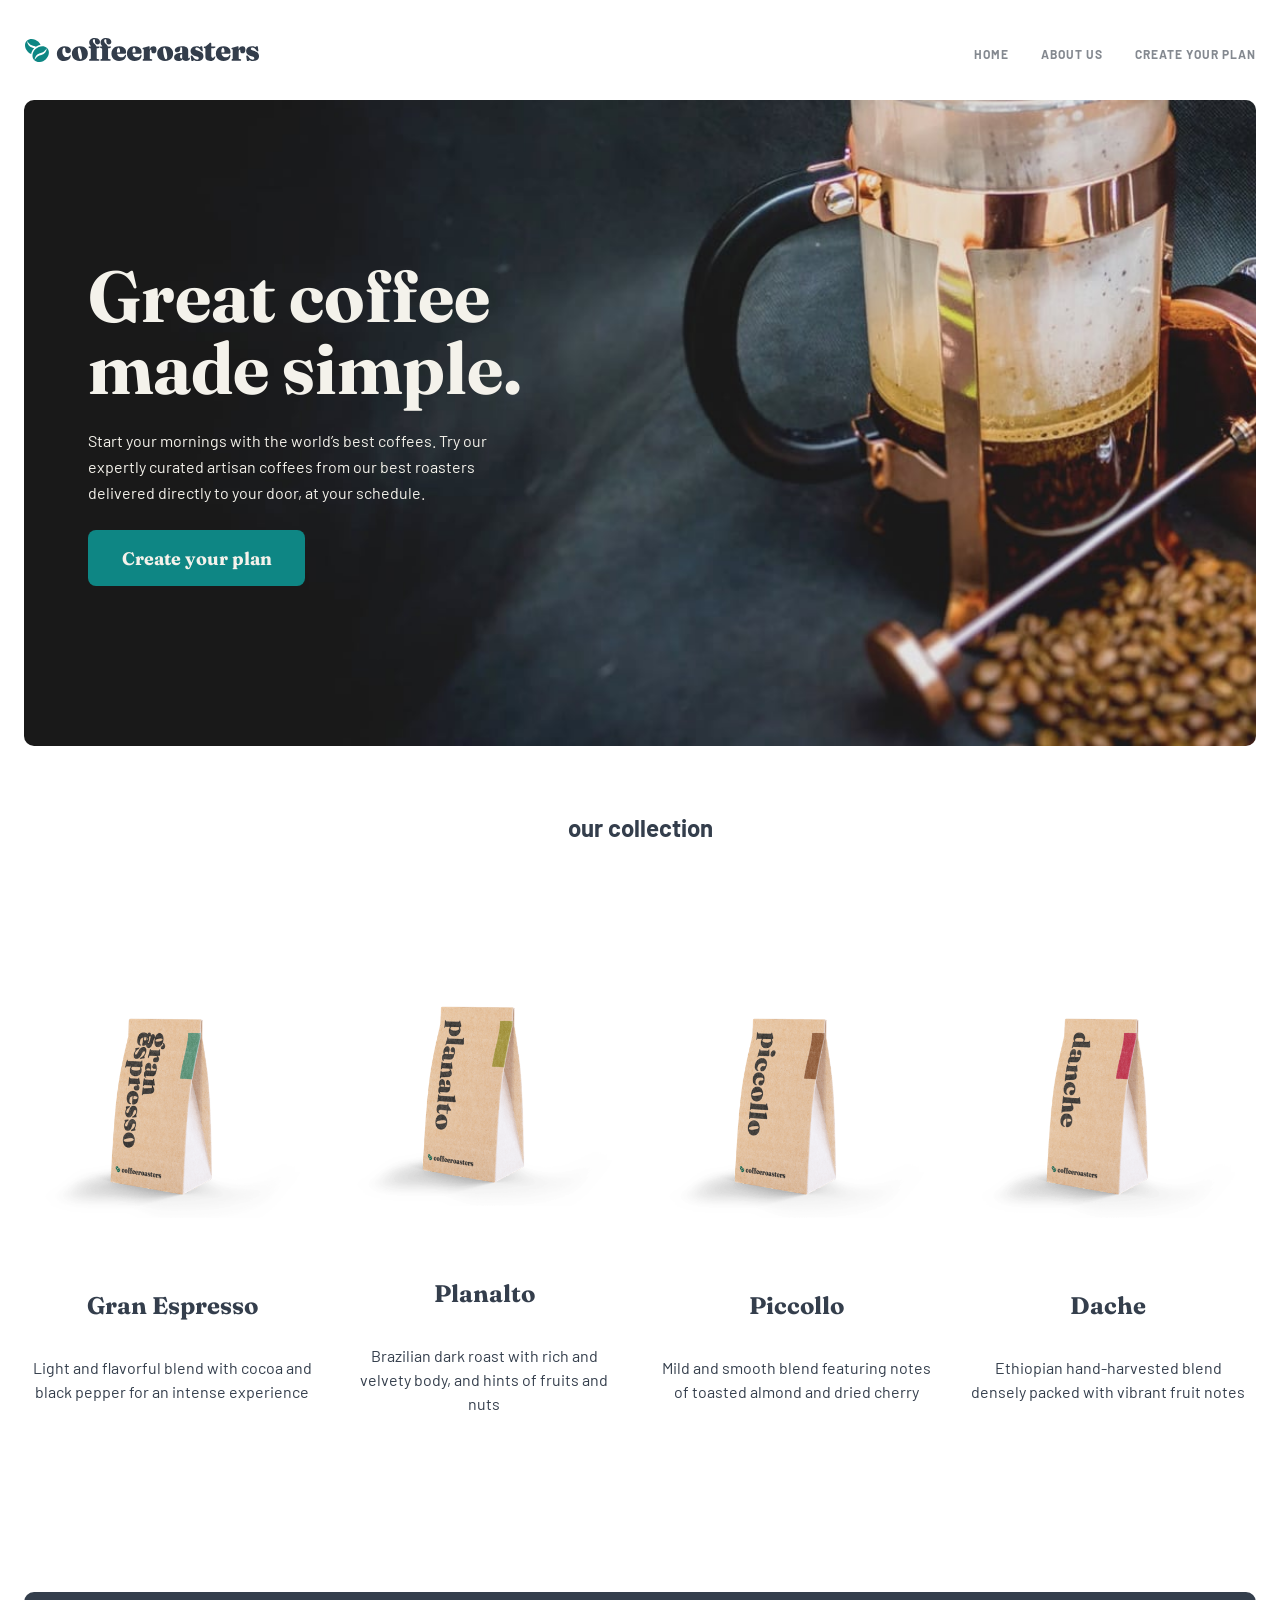
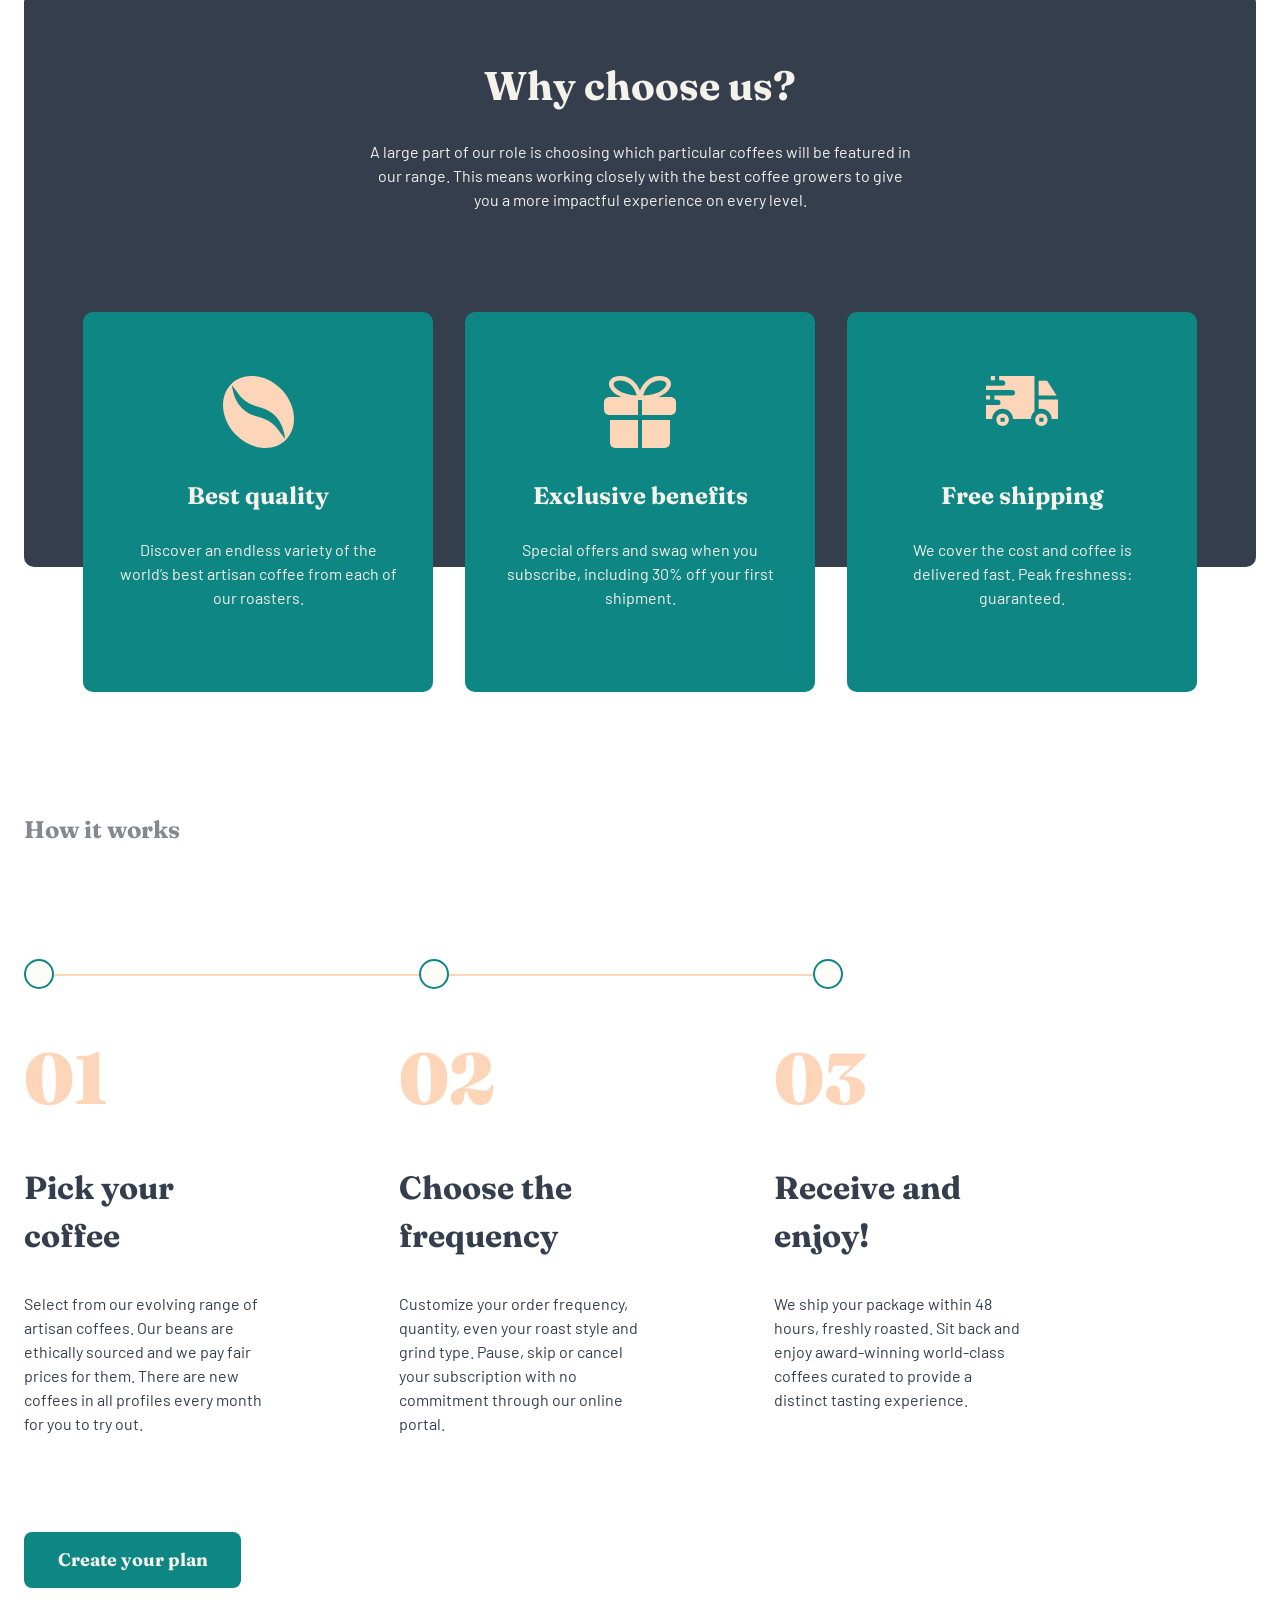
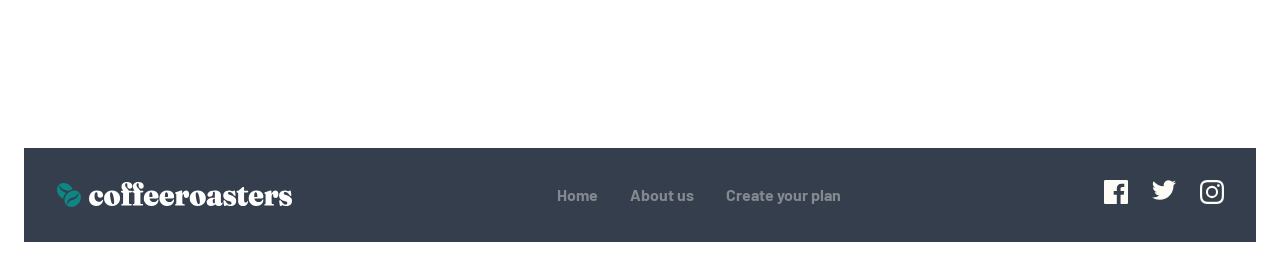
<file: index.html>
<!DOCTYPE html>
<html lang="en">
<head>
    <meta charset="UTF-8">
    <meta http-equiv="X-UA-Compatible" content="IE=edge">
    <meta name="viewport" content="width=device-width, initial-scale=1.0">
    <link rel="stylesheet" href="css/styles.css">
    <title>Coffeeroasters | Home</title>
</head>
<body class="container">
    <header>
        <nav>
            <div class="logo-dropdown flex">
                <a href="/index.html"><img class="logo-img" src="images/shared/desktop/logo.svg" alt="Company Logo"></a>
                <div id="nav-dropdown" class="nav-dropdown-closed"></div>
            </div>
            <div id="nav-links" class="nav-links hidden">
                <ul class="nav-ul">
                    <li><a class="nav-a" href="/index.html">Home</a></li>
                    <li><a class="nav-a" href="/about.html">About us</a></li>
                    <li><a class="nav-a" href="/plan.html">Create your plan</a></li>
                </ul>
            </div>
        </nav>
    </header>
    <main>
        <section class="home-img hero-section border-radius-10 text-cream">
            <div class="hero-section-text flow">
                <h1 class="hero-section-text-h2 ff-fraunces">Great coffee made simple.</h1>
                <p class="hero-section-text-p">Start your mornings with the world’s best coffees. Try our expertly curated artisan 
                coffees from our best roasters delivered directly to your door, at your schedule.
                </p>
                <a href="/plan.html" class="btn border-radius-8 ff-fraunces fw-bold bg-dark-cyan text-cream">Create your plan</a>
            </div>
        </section>

        <section>
            <h2>our collection</h2>
            <div class="coffee-choices flex">
                <div class="coffee-choice-item">
                    <img class="coffee-choice-img" src="images/home/desktop/image-gran-espresso.png" alt="">
                    <div class="coffee-choice-text">
                        <h3 class="ff-fraunces fs-500">Gran Espresso</h3>
                        <p>Light and flavorful blend with cocoa and black pepper for an intense experience</p>
                    </div>
                </div>
                <div class="coffee-choice-item">
                    <img class="coffee-choice-img" src="images/home/desktop/image-planalto.png" alt="">
                    <div class="coffee-choice-text">
                        <h3 class="ff-fraunces fs-500">Planalto</h3>
                        <p>Brazilian dark roast with rich and velvety body, and hints of fruits and nuts</p>
                    </div>
                </div>
                <div class="coffee-choice-item">
                    <img class="coffee-choice-img" src="images/home/desktop/image-piccollo.png" alt="">
                    <div class="coffee-choice-text">
                        <h3 class="ff-fraunces fs-500">Piccollo</h3>
                        <p >Mild and smooth blend featuring notes of toasted almond and dried cherry</p>
                    </div>
                </div>
                <div class="coffee-choice-item">
                    <img class="coffee-choice-img" src="images/home/desktop/image-danche.png" alt="">
                    <div class="coffee-choice-text">
                        <h3 class="ff-fraunces fs-500">Dache</h3>
                        <p>Ethiopian hand-harvested blend densely packed with vibrant fruit notes</p>
                    </div>
                </div>
            </div>
        </section>
            
        <section class="why-choose-us">
            <div class="card-home-main bg-dark-grey-blue text-cream border-radius-10 flow">
                <h2 class="why-choose-us-h2 ff-fraunces">Why choose us?</h2>
                <p class="why-choose-us-p">A large part of our role is choosing which particular 
                    coffees will be featured  in our range. This means 
                    working closely with the best coffee growers to give 
                    you a more impactful experience on every level.
                </p>
            </div>
            <div class="cards">
                <div class="card-home bg-dark-cyan text-cream border-radius-10">
                    <svg width="73" height="72" xmlns="http://www.w3.org/2000/svg"><path d="M71.806 39.226c-.968-9.481-5.498-18.76-12.758-26.122C43.93-2.22 21.512-4.428 9.078 8.194-3.365 20.812-1.19 43.537 13.924 58.864c7.26 7.362 16.41 11.957 25.76 12.938 1.246.13 2.475.198 3.687.198 8.04 0 15.229-2.858 20.523-8.226 6.088-6.17 8.901-14.89 7.912-24.548zm-22.125 7.78c-4.953-3.833-10.322-5.35-16.153-6.97C18.85 35.955 11.558 23.535 9.855 8.977c4.135 5.058 7.188 10.836 12.265 15.07 5.409 4.51 11.364 6.152 17.905 8.074 14.36 4.225 21.464 16.538 23.097 30.87-4.482-5.463-7.77-11.592-13.441-15.984z" fill="#FDD6BA" fill-rule="nonzero"/></svg>
                    <div class="card-home-text">
                        <h3 class="fs-500 ff-fraunces">Best quality</h3>
                        <p>Discover an endless variety of the world’s
                           best artisan coffee from each of our roasters.
                        </p>
                    </div>
                </div>
                <div class="card-home bg-dark-cyan text-cream border-radius-10">
                    <svg width="72" height="72" xmlns="http://www.w3.org/2000/svg"><path d="M34 44v28H11.297C8.391 72 6 69.672 6 66.842V44h28zm32 0v22.842C66 69.672 63.609 72 60.703 72H38V44h28zM55.73 0C64.05.003 67 4.347 67 8.067c0 4.26-3.952 9.643-12.424 12.934L66.711 21C69.612 21 72 23.37 72 26.25v7.5c0 2.88-2.388 5.25-5.289 5.25H38l.001-15.02a70.21 70.21 0 01-1.7.02c-.1 0-.201-.006-.3-.02-.1.013-.2.02-.303.02-.574 0-1.14-.007-1.698-.02V39H5.289C2.388 39 0 36.63 0 33.75v-7.5C0 23.37 2.388 21 5.289 21h12.135C8.952 17.71 5 12.327 5 8.066 5 4.345 7.953 0 16.272 0 27.008 0 33.088 7.615 36 14.592 38.911 7.615 44.992 0 55.73 0zM16.273 4.451c-3.223 0-6.667.95-6.667 3.614 0 3.79 6.855 10.695 23.217 11.422-1.381-4.932-5.556-15.036-16.55-15.036zm39.459.002c-10.997 0-15.172 10.103-16.556 15.031 8.675-.391 14.146-2.513 17.295-4.32 4.369-2.507 5.925-5.31 5.925-7.1 0-2.664-3.441-3.61-6.664-3.61z" fill="#FDD6BA" fill-rule="nonzero"/></svg>
                    <div class="card-home-text">
                        <h3 class="fs-500 ff-fraunces">Exclusive benefits</h3>
                        <p>Special offers and swag when you subscribe,
                           including 30% off your first shipment.
                        </p>
                    </div>
                </div>
                <div class="card-home bg-dark-cyan text-cream border-radius-10">
                    <svg width="72" height="72" xmlns="http://www.w3.org/2000/svg"><path d="M55.385 37.5c3.435 0 6.23 2.804 6.23 6.25S58.82 50 55.385 50c-3.436 0-6.231-2.804-6.231-6.25s2.795-6.25 6.23-6.25zm-38.77 0c3.436 0 6.231 2.804 6.231 6.25S20.051 50 16.616 50c-3.436 0-6.231-2.804-6.231-6.25s2.795-6.25 6.23-6.25zm40.87 4.143h-4.2v4.214h4.2v-4.214zm-38.77 0h-4.2v4.214h4.2v-4.214zM48.463 0v35.397a10.497 10.497 0 00-3.652 7.659H27.05c-.165-5.647-4.787-10.19-10.448-10.19-5.662 0-10.283 4.543-10.449 10.19H0V29.12h11.77a2.736 2.736 0 002.726-2.739 2.736 2.736 0 00-2.727-2.738H8.345v-4.23h17.92a2.736 2.736 0 002.728-2.738 2.736 2.736 0 00-2.727-2.74H0V9.708h16.602a2.736 2.736 0 002.726-2.739c0-1.459-1.352-2.739-2.894-2.739h-3.307V0h35.335zM72 23.611v19.445h-6.216c-.167-5.656-4.836-10.207-10.556-10.207-.901 0-1.777.114-2.613.326v-9.564H72zM4.154 19.444v4.167H0v-4.167h4.154zM61.062 4.861l9.553 14.583h-18V4.861h8.447zM9 0v4.167H4.846V0H9z" fill="#FDD6BA" fill-rule="nonzero"/></svg>
                    <div class="card-home-text">
                        <h3 class="fs-500 ff-fraunces">Free shipping</h3>
                        <p>We cover the cost and coffee is delivered
                           fast. Peak freshness: guaranteed.
                        </p>
                    </div>
                </div>
            </div>
        </section>
        
        <section class="three-item-layout">
            <h2 class="ff-fraunces text-grey">How it works</h2>
            <div class="step-status-bar flex">
                <div class="step-status-circle"></div>
                <div class="step-status-circle"></div>
                <div class="step-status-circle"></div>
            </div>
            <div class="three-item-layout-container flex">
                <div class="three-item-layout-item flow">
                    <span class="text-pale-orange fs-800 ff-fraunces fw-black">01</span>
                    <h3 class="ff-fraunces fs-600">Pick your coffee</h3>
                    <p>Select from our evolving range of artisan coffees.
                       Our beans are ethically sourced and we pay fair prices
                       for them. There are new coffees in all profiles every
                       month for you to try out.
                    </p>
                </div>
                <div class="three-item-layout-item flow">
                    <span class="text-pale-orange fs-800 ff-fraunces fw-black">02</span>
                    <h3 class="ff-fraunces fs-600">Choose the frequency</h3>
                    <p>Customize your order frequency, quantity, even
                       your roast style and grind type. Pause, skip or
                       cancel your subscription with no commitment through
                       our online portal.
                    </p>
                </div>
                <div class="three-item-layout-item flow">
                    <span class="text-pale-orange fs-800 ff-fraunces fw-black">03</span>
                    <h3 class="ff-fraunces fs-600">Receive and enjoy!</h3>
                    <p>We ship your package within 48 hours, freshly
                       roasted. Sit back and enjoy award-winning
                       world-class coffees curated to provide
                       a distinct tasting experience.
                    </p>
                </div>
            </div>
            <a href="/plan.html" class="btn border-radius-8 ff-fraunces fw-bold bg-dark-cyan text-cream">Create your plan</a>
        </section>
    </main>
    <footer>
        <nav class="nav-footer flex bg-dark-grey-blue">
            <a href="/index.html"><img class="footer-logo-img" src="images/shared/desktop/logo-white-text.svg" alt="Company Logo"></a>
            <div class="nav-footer-links">
                <ul class="nav-footer-links-ul flex">
                    <li><a class="nav-footer-links-a" href="/index.html">Home</a></li>
                    <li><a class="nav-footer-links-a" href="/about.html">About us</a></li>
                    <li><a class="nav-footer-links-a" href="/plan.html">Create your plan</a></li>
                </ul>
            </div>
            <div class="social-media-links flex">
                <a href="#"><svg xmlns="http://www.w3.org/2000/svg" width="24" height="24"><path fill="#FEFCF7" d="M22.675 0H1.325C.593 0 0 .593 0 1.325v21.351C0 23.407.593 24 1.325 24H12.82v-9.294H9.692v-3.622h3.128V8.413c0-3.1 1.893-4.788 4.659-4.788 1.325 0 2.463.099 2.795.143v3.24l-1.918.001c-1.504 0-1.795.715-1.795 1.763v2.313h3.587l-.467 3.622h-3.12V24h6.116c.73 0 1.323-.593 1.323-1.325V1.325C24 .593 23.407 0 22.675 0z"/></svg></a>
                <a href="#"><svg xmlns="http://www.w3.org/2000/svg" width="24" height="20"><path fill="#FEFCF7" d="M24 2.557a9.83 9.83 0 01-2.828.775A4.932 4.932 0 0023.337.608a9.864 9.864 0 01-3.127 1.195A4.916 4.916 0 0016.616.248c-3.179 0-5.515 2.966-4.797 6.045A13.978 13.978 0 011.671 1.149a4.93 4.93 0 001.523 6.574 4.903 4.903 0 01-2.229-.616c-.054 2.281 1.581 4.415 3.949 4.89a4.935 4.935 0 01-2.224.084 4.928 4.928 0 004.6 3.419A9.9 9.9 0 010 17.54a13.94 13.94 0 007.548 2.212c9.142 0 14.307-7.721 13.995-14.646A10.025 10.025 0 0024 2.557z"/></svg></a>
                <a href="#"><svg xmlns="http://www.w3.org/2000/svg" width="24" height="24"><path fill="#FEFCF7" d="M12 2.163c3.204 0 3.584.012 4.85.07 3.252.148 4.771 1.691 4.919 4.919.058 1.265.069 1.645.069 4.849 0 3.205-.012 3.584-.069 4.849-.149 3.225-1.664 4.771-4.919 4.919-1.266.058-1.644.07-4.85.07-3.204 0-3.584-.012-4.849-.07-3.26-.149-4.771-1.699-4.919-4.92-.058-1.265-.07-1.644-.07-4.849 0-3.204.013-3.583.07-4.849.149-3.227 1.664-4.771 4.919-4.919 1.266-.057 1.645-.069 4.849-.069zM12 0C8.741 0 8.333.014 7.053.072 2.695.272.273 2.69.073 7.052.014 8.333 0 8.741 0 12c0 3.259.014 3.668.072 4.948.2 4.358 2.618 6.78 6.98 6.98C8.333 23.986 8.741 24 12 24c3.259 0 3.668-.014 4.948-.072 4.354-.2 6.782-2.618 6.979-6.98.059-1.28.073-1.689.073-4.948 0-3.259-.014-3.667-.072-4.947-.196-4.354-2.617-6.78-6.979-6.98C15.668.014 15.259 0 12 0zm0 5.838a6.162 6.162 0 100 12.324 6.162 6.162 0 000-12.324zM12 16a4 4 0 110-8 4 4 0 010 8zm6.406-11.845a1.44 1.44 0 100 2.881 1.44 1.44 0 000-2.881z"/></svg></a>
            </div>
        </nav>
    </footer>
    <script src="js/app.js"></script>
</body>
</html>
</file>
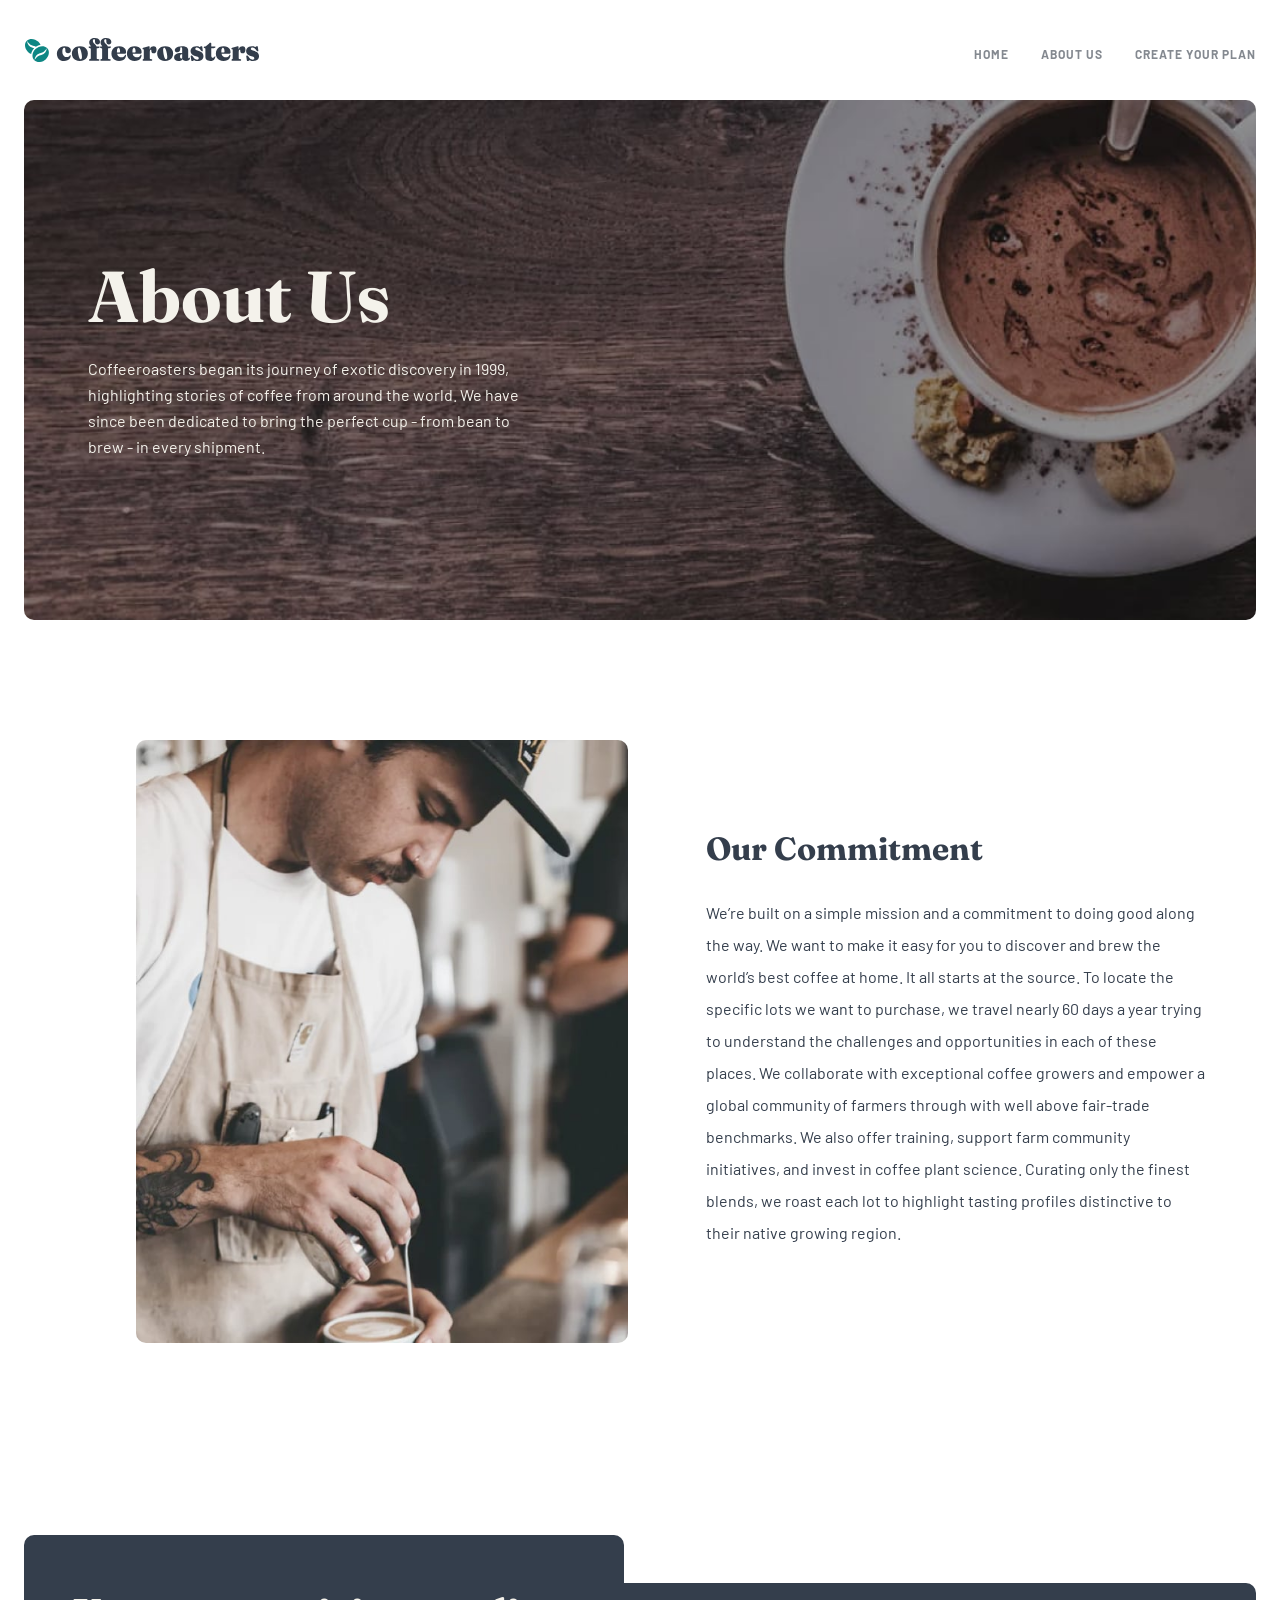
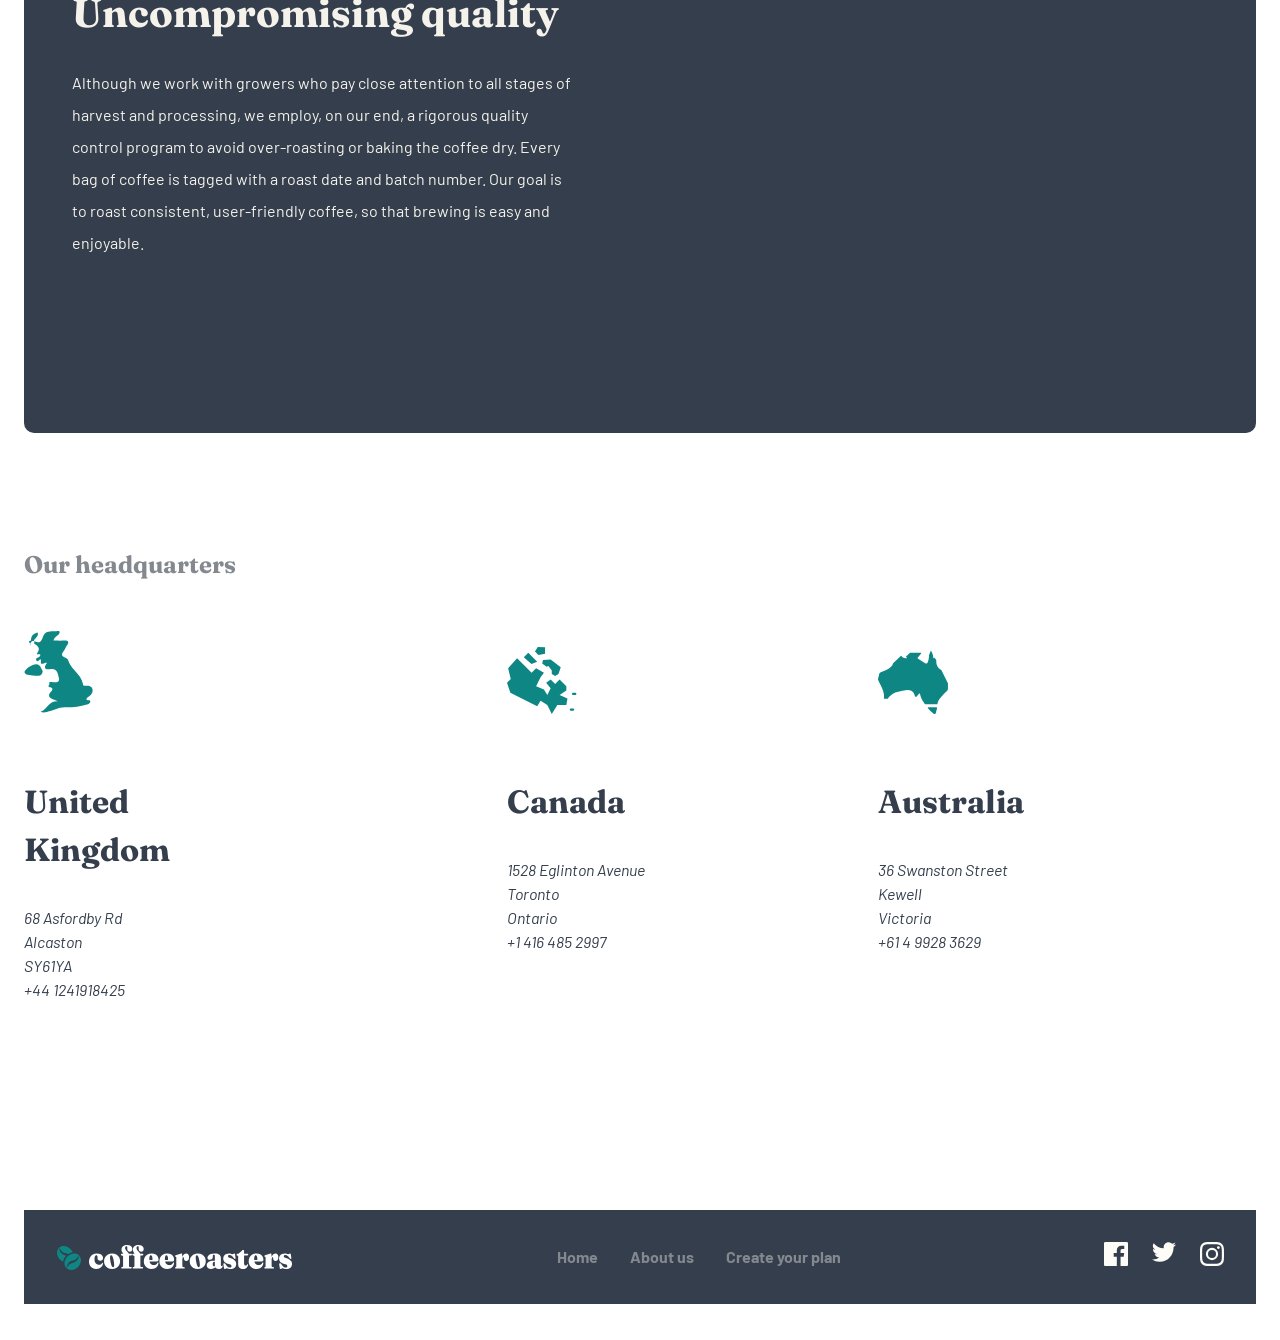
<file: about.html>
<!DOCTYPE html>
<html lang="en">
<head>
    <meta charset="UTF-8">
    <meta http-equiv="X-UA-Compatible" content="IE=edge">
    <meta name="viewport" content="width=device-width, initial-scale=1.0">
    <link rel="stylesheet" href="css/styles.css">
    <title>Coffeeroasters | Home</title>
</head>
<body class="container">
    <header>
        <nav>
            <div class="logo-dropdown flex">
                <a href="/index.html"><img class="logo-img" src="images/shared/desktop/logo.svg" alt="Company Logo"></a>
                <div id="nav-dropdown" class="nav-dropdown-closed"></div>
            </div>
            <div id="nav-links" class="nav-links hidden">
                <ul class="nav-ul">
                    <li><a class="nav-a" href="/index.html">Home</a></li>
                    <li><a class="nav-a" href="/about.html">About us</a></li>
                    <li><a class="nav-a" href="/plan.html">Create your plan</a></li>
                </ul>
            </div>
        </nav>
    </header>

    <main>
        <section class="about-img hero-section border-radius-10 text-cream">
            <div class="hero-section-text flow">
                <h1 class="hero-section-text-h2 ff-fraunces">About Us</h1>
                <p class="hero-section-text-p">Coffeeroasters began its journey of exotic discovery in 1999, 
                    highlighting stories of coffee from around the world. We have since been dedicated to bring 
                    the perfect cup - from bean to brew - in every shipment.
                </p>
            </div>
        </section>

        <section class="our-commitment flex">
            <picture class="our-commitment-picture">
                <source class="our-commitment-img" media="(min-width: 1280px)" srcset="images/about/desktop/image-commitment.jpg">
                <source class="our-commitment-img" media="(min-width: 768px)" srcset="images/about/tablet/image-commitment.jpg">
                <img class="our-commitment-img" src="images/about/mobile/image-commitment.jpg" alt="">
            </picture>
            <div class="our-commitment-text">
                <h2 class="our-commitment-text-h2 ff-fraunces">Our Commitment</h2>
                <p class="our-commitment-text-p">
                    We’re built on a simple mission and a commitment to doing 
                    good along the way. We want to make it easy for you to discover 
                    and brew the world’s best coffee at home. It all starts at the 
                    source. To locate the specific lots we want to purchase, we travel 
                    nearly 60 days a year trying to understand the challenges and opportunities 
                    in each of these places. We collaborate with exceptional coffee growers 
                    and empower a global community of farmers through with well above 
                    fair-trade benchmarks. We also offer training, support farm community 
                    initiatives, and invest in coffee plant science. Curating only the finest 
                    blends, we roast each lot to highlight tasting profiles distinctive to 
                    their native growing region.
                </p>
            </div>
        </section>

        <section class="quality text-cream ">
            <picture class="quality-picture">
                <source class="quality-img" media="(min-width: 1280px)" srcset="images/about/desktop/image-quality.jpg">
                <source class="quality-img" media="(min-width: 768px)" srcset="images/about/tablet/image-quality.jpg">
                <img class="quality-img" src="images/about/mobile/image-quality.jpg" alt="">
            </picture>
            <div class="bg-dark-grey-blue border-radius-10">
                <div class="quality-text flow">
                    <h2 class="quality-h2 ff-fraunces">Uncompromising quality</h2>
                    <p class="quality-p">Although we work with growers who pay close attention to
                        all stages of harvest and processing, we employ, on our end, a rigorous
                        quality control program to avoid over-roasting or baking the coffee dry.
                        Every bag of coffee is tagged with a roast date and batch number. Our goal
                        is to roast consistent, user-friendly coffee, so that brewing is easy and enjoyable.
                    </p>
                </div>
            </div>
        </section>

        <section class="our-headquarters three-item-layout">
            <h2 class="ff-fraunces text-grey">Our headquarters</h2>
            <div class="three-item-layout-container about flex">
                <div class="three-item-layout-item flow">
                    <img class="our-headquarters-img" src="images/about/desktop/illustration-uk.svg">
                    <h3 class="ff-fraunces fs-600">United Kingdom</h3>
                    <address>
                        68 Asfordby Rd<br>
                        Alcaston<br>
                        SY61YA<br>
                        +44 1241918425
                    </address>
                </div>
                <div class="three-item-layout-item flow">
                    <img class="our-headquarters-img" src="images/about/desktop/illustration-canada.svg">
                    <h3 class="ff-fraunces fs-600">Canada</h3>
                    <address>
                        1528 Eglinton Avenue<br>
                        Toronto<br>
                        Ontario<br>
                        +1 416 485 2997
                    </address>
                </div>
                <div class="three-item-layout-item flow">
                    <img class="our-headquarters-img" src="images/about/desktop/illustration-australia.svg">
                    <h3 class="ff-fraunces fs-600">Australia</h3>
                    <address>
                        36 Swanston Street<br>
                        Kewell<br>
                        Victoria<br>
                        +61 4 9928 3629
                    </address>
                </div>
            </div>
        </section>
       
    </main>

    <footer>
        <nav class="nav-footer flex bg-dark-grey-blue">
            <a href="/index.html"><img class="footer-logo-img" src="images/shared/desktop/logo-white-text.svg" alt="Company Logo"></a>
            <div class="nav-footer-links">
                <ul class="nav-footer-links-ul flex">
                    <li><a class="nav-footer-links-a" href="/index.html">Home</a></li>
                    <li><a class="nav-footer-links-a" href="/about.html">About us</a></li>
                    <li><a class="nav-footer-links-a" href="/plan.html">Create your plan</a></li>
                </ul>
            </div>
            <div class="social-media-links flex">
                <a href="#"><svg xmlns="http://www.w3.org/2000/svg" width="24" height="24"><path fill="#FEFCF7" d="M22.675 0H1.325C.593 0 0 .593 0 1.325v21.351C0 23.407.593 24 1.325 24H12.82v-9.294H9.692v-3.622h3.128V8.413c0-3.1 1.893-4.788 4.659-4.788 1.325 0 2.463.099 2.795.143v3.24l-1.918.001c-1.504 0-1.795.715-1.795 1.763v2.313h3.587l-.467 3.622h-3.12V24h6.116c.73 0 1.323-.593 1.323-1.325V1.325C24 .593 23.407 0 22.675 0z"/></svg></a>
                <a href="#"><svg xmlns="http://www.w3.org/2000/svg" width="24" height="20"><path fill="#FEFCF7" d="M24 2.557a9.83 9.83 0 01-2.828.775A4.932 4.932 0 0023.337.608a9.864 9.864 0 01-3.127 1.195A4.916 4.916 0 0016.616.248c-3.179 0-5.515 2.966-4.797 6.045A13.978 13.978 0 011.671 1.149a4.93 4.93 0 001.523 6.574 4.903 4.903 0 01-2.229-.616c-.054 2.281 1.581 4.415 3.949 4.89a4.935 4.935 0 01-2.224.084 4.928 4.928 0 004.6 3.419A9.9 9.9 0 010 17.54a13.94 13.94 0 007.548 2.212c9.142 0 14.307-7.721 13.995-14.646A10.025 10.025 0 0024 2.557z"/></svg></a>
                <a href="#"><svg xmlns="http://www.w3.org/2000/svg" width="24" height="24"><path fill="#FEFCF7" d="M12 2.163c3.204 0 3.584.012 4.85.07 3.252.148 4.771 1.691 4.919 4.919.058 1.265.069 1.645.069 4.849 0 3.205-.012 3.584-.069 4.849-.149 3.225-1.664 4.771-4.919 4.919-1.266.058-1.644.07-4.85.07-3.204 0-3.584-.012-4.849-.07-3.26-.149-4.771-1.699-4.919-4.92-.058-1.265-.07-1.644-.07-4.849 0-3.204.013-3.583.07-4.849.149-3.227 1.664-4.771 4.919-4.919 1.266-.057 1.645-.069 4.849-.069zM12 0C8.741 0 8.333.014 7.053.072 2.695.272.273 2.69.073 7.052.014 8.333 0 8.741 0 12c0 3.259.014 3.668.072 4.948.2 4.358 2.618 6.78 6.98 6.98C8.333 23.986 8.741 24 12 24c3.259 0 3.668-.014 4.948-.072 4.354-.2 6.782-2.618 6.979-6.98.059-1.28.073-1.689.073-4.948 0-3.259-.014-3.667-.072-4.947-.196-4.354-2.617-6.78-6.979-6.98C15.668.014 15.259 0 12 0zm0 5.838a6.162 6.162 0 100 12.324 6.162 6.162 0 000-12.324zM12 16a4 4 0 110-8 4 4 0 010 8zm6.406-11.845a1.44 1.44 0 100 2.881 1.44 1.44 0 000-2.881z"/></svg></a>
            </div>
        </nav>
    </footer>
    <script src="js/app.js"></script>
</body>
</html>
</file>
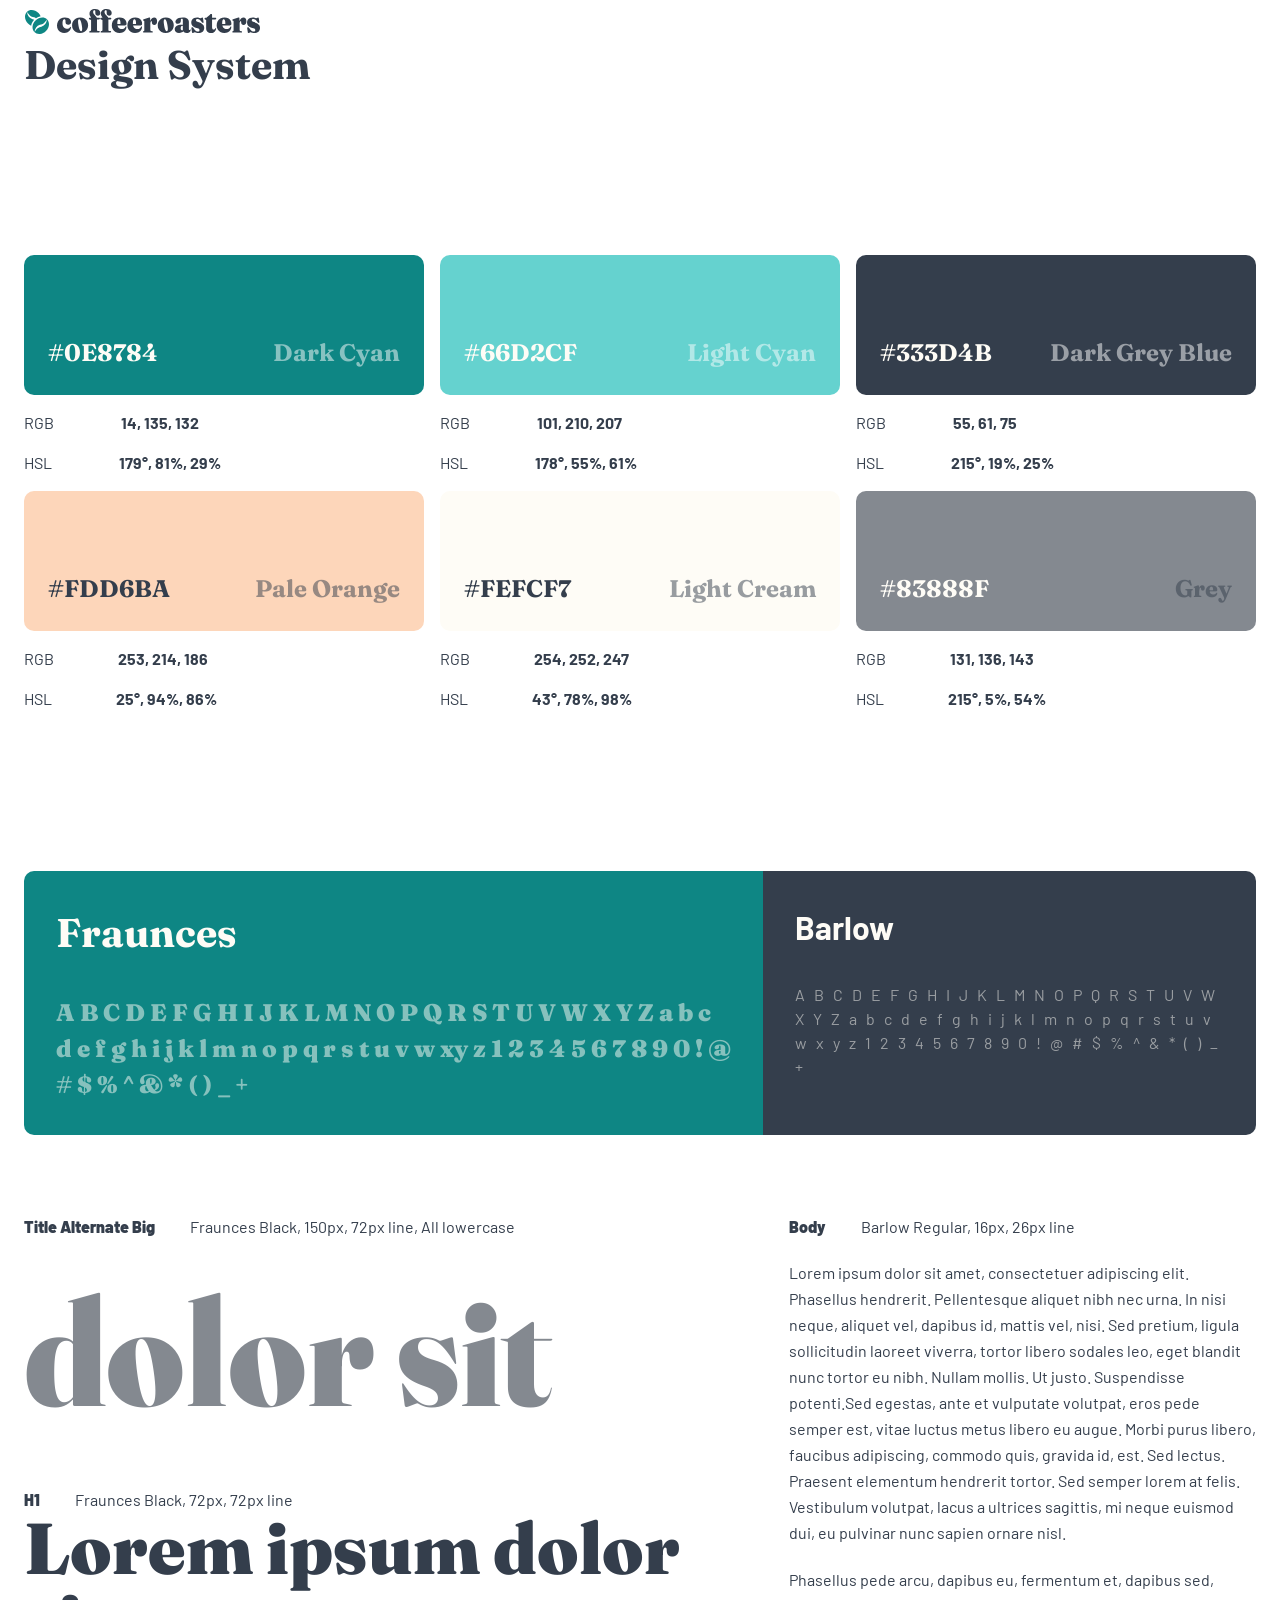
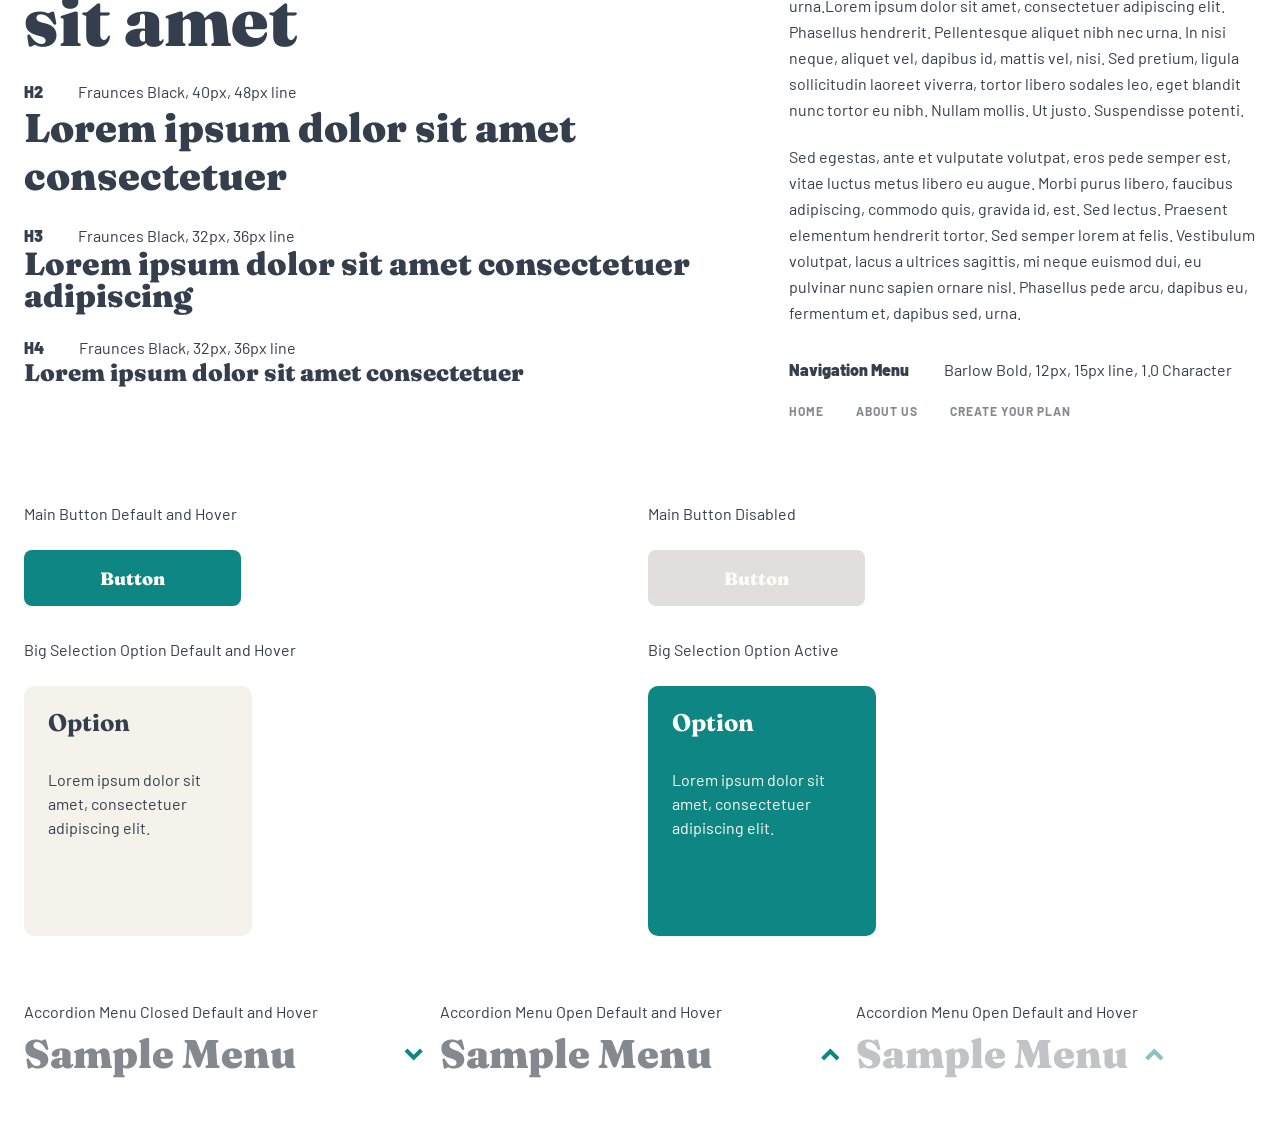
<file: design-system.html>
<!DOCTYPE html>
<html lang="en">
<head>
    <meta charset="UTF-8">
    <meta http-equiv="X-UA-Compatible" content="IE=edge">
    <meta name="viewport" content="width=device-width, initial-scale=1.0">
    <link rel="stylesheet" href="css/styles.css">
    <title>Coffee Roasters | Design System</title>
</head>
<body>
    <div class="container">
        <!-- The Logo -->
        <div>
            <img src="images/shared/desktop/logo.svg">
            <h1 class="ff-fraunces fs-700">Design System</h2>
        </div>

        <!-- Colors -->
        <div class="grid fw-bold" style="grid-template-columns: 1fr 1fr 1fr; grid-template-rows: auto; margin-top: 10rem;">
            <div>
                <div class="flex bg-dark-cyan ff-fraunces fs-500 fw-bold border-radius-10" style=" padding: 5rem 1.5rem 1.5rem; align-items: flex-end; justify-content: space-between;">
                    <p class="text-light-cream">#0E8784</p>
                    <p style="color: white; opacity: .5;">Dark Cyan</p>
                </div>
                <p style="margin-top: 1rem;"><span class="fw-regular" style="margin-right: 4rem;">RGB</span> 14, 135, 132</p>
                <p style="margin-top: 1rem;"><span class="fw-regular" style="margin-right: 4rem;">HSL</span> 179°, 81%, 29%</p>
            </div>
            <div>
                <div class="flex bg-light-cyan ff-fraunces fs-500 fw-bold border-radius-10" style=" padding: 5rem 1.5rem 1.5rem; align-items: flex-end; justify-content: space-between;">
                    <p class="text-light-cream">#66D2CF</p>
                    <p style="color: white; opacity: .5;">Light Cyan</p>
                </div>
                <p style="margin-top: 1rem;"><span class="fw-regular" style="margin-right: 4rem;">RGB</span> 101, 210, 207</p>
                <p style="margin-top: 1rem;"><span class="fw-regular" style="margin-right: 4rem;">HSL</span> 178°, 55%, 61%</p>
            </div>
            <div>
                <div class="flex bg-dark-grey-blue ff-fraunces fs-500 fw-bold border-radius-10" style=" padding: 5rem 1.5rem 1.5rem; align-items: flex-end; justify-content: space-between;">
                    <p class="text-light-cream">#333D4B</p>
                    <p style="color: white; opacity: .5;">Dark Grey Blue</p>
                </div>
                <p style="margin-top: 1rem;"><span class="fw-regular" style="margin-right: 4rem;">RGB</span> 55, 61, 75</p>
                <p style="margin-top: 1rem;"><span class="fw-regular" style="margin-right: 4rem;">HSL</span> 215°, 19%, 25%</p>
            </div>
            <div>
                <div class="flex bg-pale-orange text-dark-grey-blue ff-fraunces fs-500 fw-bold border-radius-10" style=" padding: 5rem 1.5rem 1.5rem; align-items: flex-end; justify-content: space-between;">
                    <p>#FDD6BA</p>
                    <p style="opacity: .5;">Pale Orange</p>
                </div>
                <p style="margin-top: 1rem;"><span class="fw-regular" style="margin-right: 4rem;">RGB</span>253, 214, 186</p>
                <p style="margin-top: 1rem;"><span class="fw-regular" style="margin-right: 4rem;">HSL</span>25°, 94%, 86%</p>
            </div>
            <div>
                <div class="flex bg-light-cream text-dark-grey-blue ff-fraunces fs-500 fw-bold border-radius-10" style=" padding: 5rem 1.5rem 1.5rem; align-items: flex-end; justify-content: space-between;">
                    <p>#FEFCF7</p>
                    <p style="opacity: .5;">Light Cream</p>
                </div>
                <p style="margin-top: 1rem;"><span class="fw-regular" style="margin-right: 4rem;">RGB</span>254, 252, 247</p>
                <p style="margin-top: 1rem;"><span class="fw-regular" style="margin-right: 4rem;">HSL</span>43°, 78%, 98%</p>
            </div>
            <div>
                <div class="flex bg-grey ff-fraunces fs-500 fw-bold border-radius-10" style="padding: 5rem 1.5rem 1.5rem; align-items: flex-end; justify-content: space-between;">
                    <p class="text-light-cream">#83888F</p>
                    <p style="opacity: .5;">Grey</p>
                </div>
                <p style="margin-top: 1rem;"><span class="fw-regular" style="margin-right: 4rem;">RGB</span>131, 136, 143</p>
                <p style="margin-top: 1rem;"><span class="fw-regular" style="margin-right: 4rem;">HSL</span>215°, 5%, 54%</p>
            </div>
        </div>

        <!-- Typography -->
        <div class="flex" style="margin-top: 10rem; gap: var(--gap, 0);">
            <div class="bg-dark-cyan text-light-cream ff-fraunces fw-black" style="width: 60%; padding: 2rem; border-radius: 10px 0 0 10px;">
                <h1 class="fs-700" style="margin-bottom: 2rem;">Fraunces</h1>
                <p class="fs-500" style="opacity: .5;">
                    A B C D E F G H I J K L M N O P Q R S T U V W
                    X Y Z a b c d e f g h i j k l m n o p q r s t u v w
                    xy z 1 2 3 4 5 6 7 8 9 0 ! @ # $ % ^ & * ( ) _ +</p>
            </div>
            <div class="bg-dark-grey-blue text-light-cream ff-barlow fw-regular" style="width: 40%; padding: 2rem; border-radius: 0 10px 10px 0;">
                <h1 class="fs-600" style="margin-bottom: 2rem;">Barlow</h1>
                <p class="fs-400" style="opacity: .5; letter-spacing: 3px;">
                    A B C D E F G H I J K L M N O P Q R S T U V W X Y
                    Z a b c d e f g h i j k l m n o p q r s t u v w x y z 1
                    2 3 4 5 6 7 8 9 0 ! @ # $ % ^  & * ( ) _ +</p>
            </div>
        </div>

        <div class="flex" style="margin-top: 5rem; gap: var(--gap, 4rem);">
            <div class="flow" style="width: 60%;">
                <div>
                    <p><span class="fw-black" style="margin-right: 2rem;">Title Alternate Big</span> Fraunces Black, 150px, 72px line, All lowercase</p>
                    <p class="fs-900 ff-fraunces fw-black text-grey">dolor sit</p>
                </div> 
                <div>
                    <p><span class="fw-black" style="margin-right: 2rem;">H1</span> Fraunces Black, 72px, 72px line</p>
                    <p class="fs-800 ff-fraunces fw-black line-h-800 text-dark-grey-blue">Lorem ipsum dolor sit amet</p>
                </div>
                <div>
                    <p><span class="fw-black" style="margin-right: 2rem;">H2</span> Fraunces Black, 40px, 48px line</p>
                    <p class="fs-700 ff-fraunces fw-black line-h-700 text-dark-grey-blue">Lorem ipsum dolor sit amet consectetuer</p>
                </div>
                <div>
                    <p><span class="fw-black" style="margin-right: 2rem;">H3</span> Fraunces Black, 32px, 36px line</p>
                    <p class="fs-600 ff-fraunces fw-black line-h-500 text-dark-grey-blue">Lorem ipsum dolor sit amet consectetuer adipiscing</p>
                </div>
                <div>
                    <p><span class="fw-black" style="margin-right: 2rem;">H4</span> Fraunces Black, 32px, 36px line</p>
                    <p class="fs-500 ff-fraunces fw-black line-h-400 text-dark-grey-blue">Lorem ipsum dolor sit amet consectetuer</p>
                </div>
            </div>

            <div style="width: 40%;">
                <p><span class="fw-black" style="margin-right: 2rem;">Body</span> Barlow Regular, 16px, 26px line</p>
                <p class="fs-400 line-h-400 paragraph-break text-dark-grey-blue">Lorem ipsum dolor sit amet, consectetuer adipiscing elit. Phasellus hendrerit. Pellentesque 
                    aliquet nibh nec urna. In nisi neque, aliquet vel, dapibus id, mattis vel, nisi. Sed pretium, 
                    ligula sollicitudin laoreet viverra, tortor libero sodales leo, eget blandit nunc tortor eu nibh. 
                    Nullam mollis. Ut justo. Suspendisse potenti.Sed egestas, ante et vulputate volutpat, eros pede 
                    semper est, vitae luctus metus libero eu augue. Morbi purus libero, faucibus adipiscing, commodo 
                    quis, gravida id, est. Sed lectus. Praesent elementum hendrerit tortor. Sed semper lorem at felis. 
                    Vestibulum volutpat, lacus a ultrices sagittis, mi neque euismod dui, eu pulvinar nunc sapien ornare 
                    nisl.
                </p>
                <p class="fs-400 line-h-400 paragraph-break text-dark-grey-blue">
                    Phasellus pede arcu, dapibus eu, fermentum et, dapibus sed, urna.Lorem ipsum dolor sit amet, 
                    consectetuer adipiscing elit. Phasellus hendrerit. Pellentesque aliquet nibh nec urna. 
                    In nisi neque, aliquet vel, dapibus id, mattis vel, nisi. Sed pretium, ligula sollicitudin 
                    laoreet viverra, tortor libero sodales leo, eget blandit nunc tortor eu nibh. Nullam mollis. 
                    Ut justo. Suspendisse potenti.
                </p>
                <p class="fs-400 line-h-400 paragraph-break text-dark-grey-blue">
                    Sed egestas, ante et vulputate volutpat, eros pede semper est, vitae luctus metus libero eu augue. 
                    Morbi purus libero, faucibus adipiscing, commodo quis, gravida id, est. Sed lectus. Praesent elementum 
                    hendrerit tortor. Sed semper lorem at felis. Vestibulum volutpat, lacus a ultrices sagittis, mi neque 
                    euismod dui, eu pulvinar nunc sapien ornare nisl. Phasellus pede arcu, dapibus eu, fermentum et, dapibus 
                    sed, urna.
                </p>

                <div style="margin-top: 2rem;">
                    <p><span class="fw-black" style="margin-right: 2rem;">Navigation Menu</span> Barlow Bold, 12px, 15px line, 1.0 Character</p>
                    <nav style="margin-top: 1rem;">
                        <ul class="flex uppercase fw-bold" style="gap: var(--gap, 2rem);">
                            <li><a class="fs-300 letter-spacing-1 text-grey" href="#">home</a></li>
                            <li><a class="fs-300 letter-spacing-1 text-grey" href="#">about us</a></li>
                            <li><a class="fs-300 letter-spacing-1 text-grey" href="#">create your plan</a></li>
                        </ul>
                    </nav>
                </div>

            </div>

        </div>

        <!-- Components -->
        <div class="flow">

            <div class="flex" style="margin-top: 5rem;">
                <div class="flow" style="width: 50%;">
                    <p class="ff-barlow fw-regular">Main Button Default and Hover</p>
                    <button class="btn ff-fraunces fw-black bg-dark-cyan text-light-cream border-radius-8">Button</button>
                </div>
                <div class="flow" style="width: 50%;">
                    <p class="ff-barlow fw-regular">Main Button Disabled</p>
                    <button class="btn-disabled ff-fraunces fw-black bg-grey text-light-cream border-radius-8">Button</button>
                </div>
            </div>

            <div class="flex" style="margin-top: 2rem;">
                <div class="flow" style="width: 50%;">
                    <p>Big Selection Option Default and Hover</p>
                    <div class="card bg-cream text-dark-grey-blue border-radius-10">
                        <h4 class="ff-fraunces line-h-400 fs-500" style="margin-bottom: 2rem;">Option</h4>
                        <p class="ff-barlow fs-400">Lorem ipsum dolor sit amet, consectetuer adipiscing elit.</p>
                    </div>
                </div>
                <div class="flow" style="width: 50%;">
                    <p>Big Selection Option Active</p>
                    <div class="card-active bg-cream text-dark-grey-blue border-radius-10">
                        <h4 class="ff-fraunces line-h-400 fs-500" style="margin-bottom: 2rem;">Option</h4>
                        <p class="ff-barlow fs-400">Lorem ipsum dolor sit amet, consectetuer adipiscing elit.</p>
                    </div>
                </div>
            </div>

            <div style="margin-top: 4rem; margin-bottom: 4rem;">
                <div class="flex">
                    <div style="width: 33%;">
                        <p>Accordion Menu Closed Default and Hover</p>
                        <div class="accordion-menu flex" style="align-items: center;">
                            <h2 class="ff-fraunces fs-700 fw-black text-grey">Sample Menu</h2>
                            <svg class="arrow" width="19" height="13" xmlns="http://www.w3.org/2000/svg"><path d="M15.949.586l2.828 2.828-9.096 9.096L.586 3.414 3.414.586l6.267 6.267z" fill="#0E8784" fill-rule="nonzero"/></svg>
                        </div>
                    </div>
                    <div style="width: 33%;">
                        <p>Accordion Menu Open Default and Hover</p>
                        <div class="accordion-menu flex" style="align-items: center;">
                            <h2 class="ff-fraunces fs-700 fw-black text-grey">Sample Menu</h2>
                            <svg class="arrow arrow-rotate" width="19" height="13" xmlns="http://www.w3.org/2000/svg"><path d="M15.949.586l2.828 2.828-9.096 9.096L.586 3.414 3.414.586l6.267 6.267z" fill="#0E8784" fill-rule="nonzero"/></svg>
                        </div>
                    </div>
                    <div style="width: 33%;">
                        <p>Accordion Menu Open Default and Hover</p>
                        <div class="accordion-menu-disabled flex" style="align-items: center;">
                            <h2 class="ff-fraunces fs-700 fw-black text-grey">Sample Menu</h2>
                            <svg class="arrow arrow-rotate" width="19" height="13" xmlns="http://www.w3.org/2000/svg"><path d="M15.949.586l2.828 2.828-9.096 9.096L.586 3.414 3.414.586l6.267 6.267z" fill="#0E8784" fill-rule="nonzero"/></svg>
                        </div>
                    </div>
                </div>
            </div>
        </div>
    </div>    
</body>

</html>
</file>
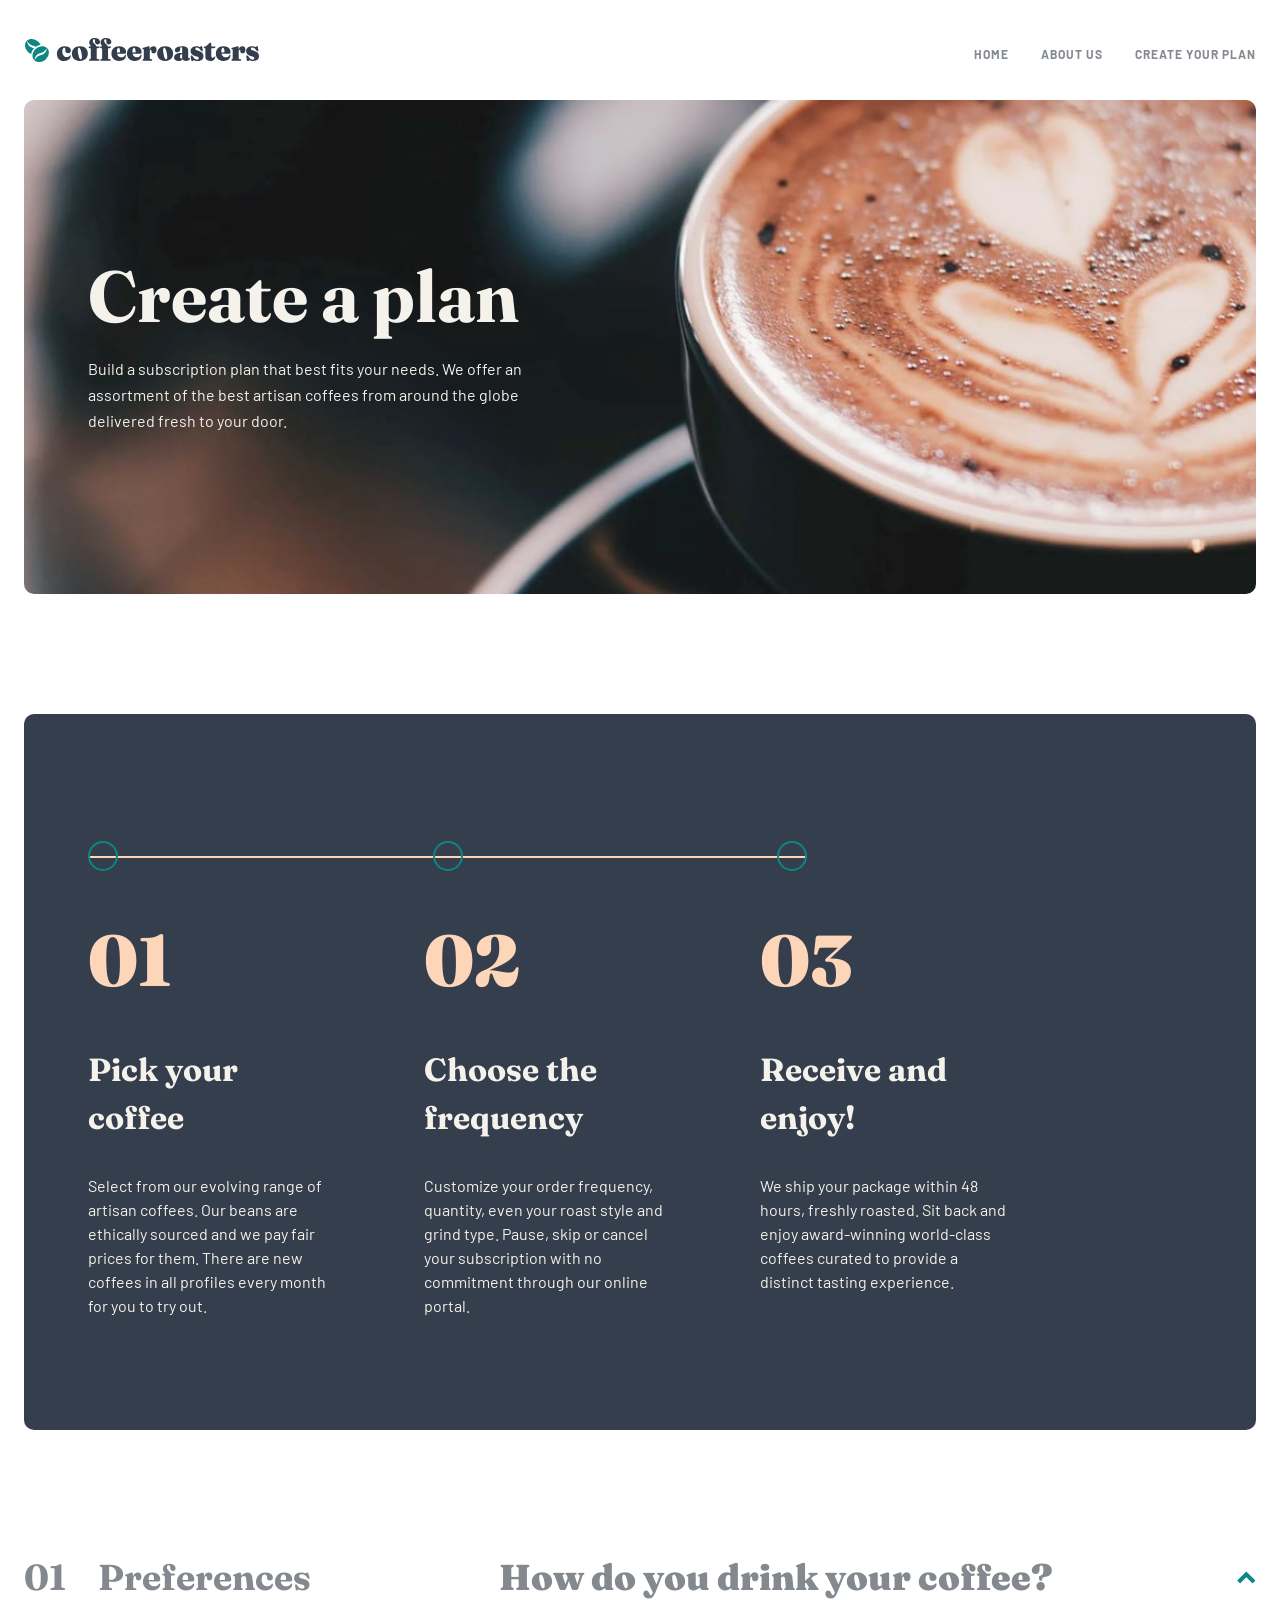
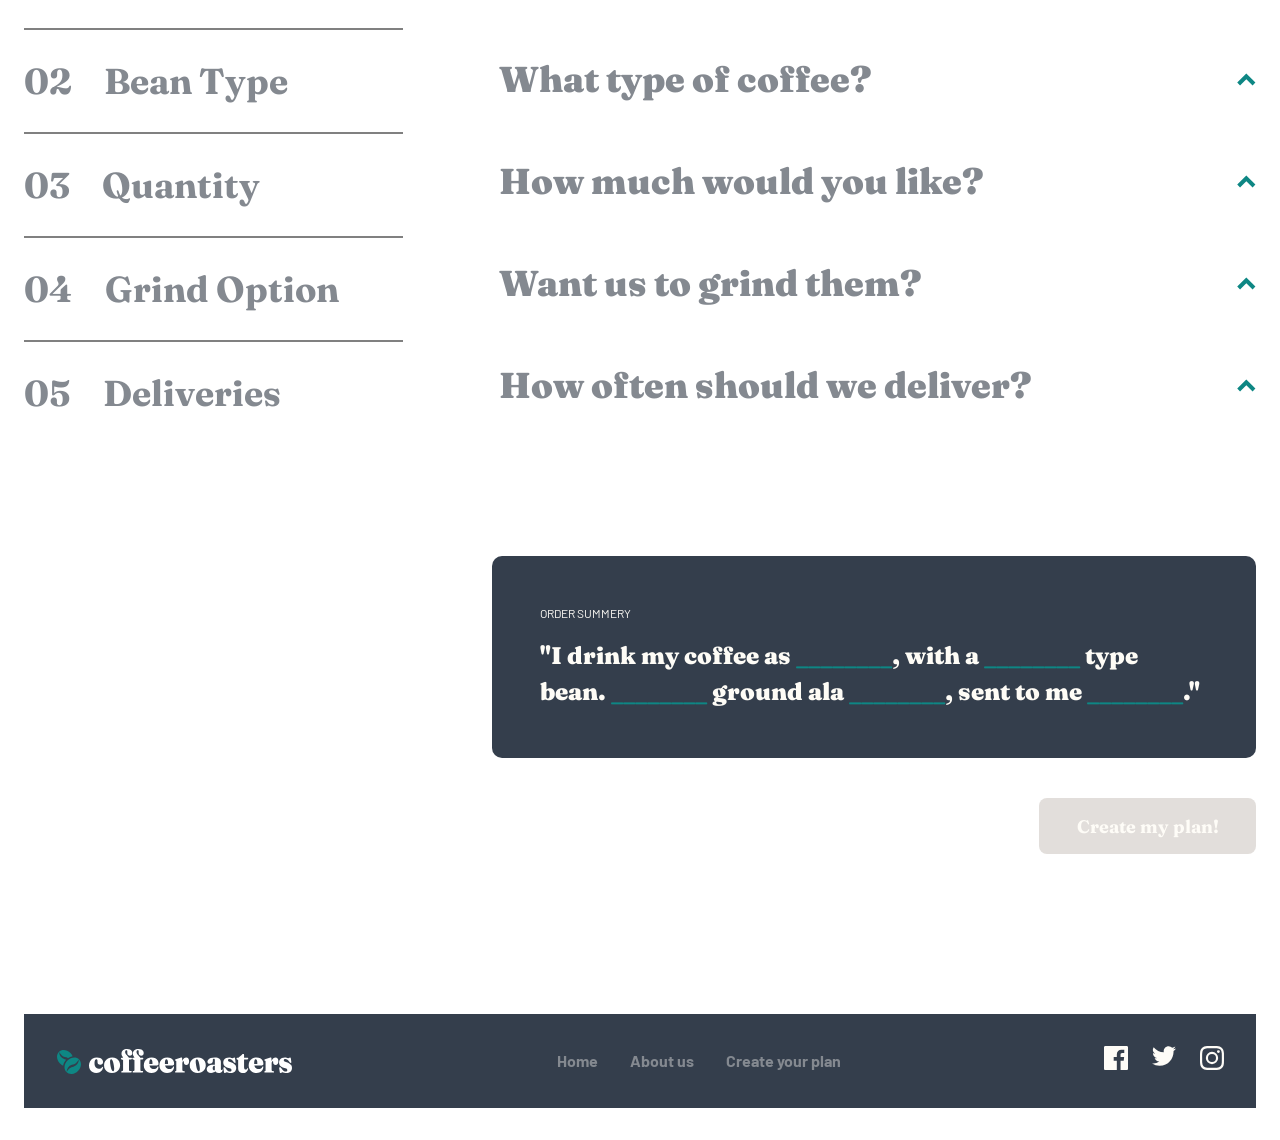
<file: plan.html>
<!DOCTYPE html>
<html lang="en">
<head>
    <meta charset="UTF-8">
    <meta http-equiv="X-UA-Compatible" content="IE=edge">
    <meta name="viewport" content="width=device-width, initial-scale=1.0">
    <link rel="stylesheet" href="css/styles.css">
    <title>Coffeeroasters | Home</title>
</head>
<body class="container">
    <header>
        <nav>
            <div class="logo-dropdown flex">
                <a href="/index.html"><img class="logo-img" src="images/shared/desktop/logo.svg" alt="Company Logo"></a>
                <div id="nav-dropdown" class="nav-dropdown-closed"></div>
            </div>
            <div id="nav-links" class="nav-links hidden">
                <ul class="nav-ul">
                    <li><a class="nav-a" href="/index.html">Home</a></li>
                    <li><a class="nav-a" href="/index.html">About us</a></li>
                    <li><a class="nav-a" href="/index.html">Create your plan</a></li>
                </ul>
            </div>
        </nav>
    </header>
    <main>
        <section class="plan-img hero-section border-radius-10 text-cream">
            <div class="hero-section-text flow">
                <h1 class="hero-section-text-h2 ff-fraunces">Create a plan</h1>
                <p class="hero-section-text-p">Build a subscription plan that best fits 
                    your needs. We offer an assortment of the best artisan coffees from 
                    around the globe delivered fresh to your door.
                </p>
            </div>
        </section>

        <section class="bg-dark-grey-blue text-cream border-radius-10">
            <div class="three-item-layout three-item-layout-alt">
                <div class="step-status-bar flex">
                    <div class="step-status-circle step-status-circle-alt"></div>
                    <div class="step-status-circle step-status-circle-alt"></div>
                    <div class="step-status-circle step-status-circle-alt"></div>
                </div>
                <div class="three-item-layout-container flex">
                    <div class="three-item-layout-item flow">
                        <span class="text-pale-orange fs-800 ff-fraunces fw-black">01</span>
                        <h3 class="ff-fraunces fs-600">Pick your coffee</h3>
                        <p>Select from our evolving range of artisan coffees.
                           Our beans are ethically sourced and we pay fair prices
                           for them. There are new coffees in all profiles every
                           month for you to try out.
                        </p>
                    </div>
                    <div class="three-item-layout-item flow">
                        <span class="text-pale-orange fs-800 ff-fraunces fw-black">02</span>
                        <h3 class="ff-fraunces fs-600">Choose the frequency</h3>
                        <p>Customize your order frequency, quantity, even
                           your roast style and grind type. Pause, skip or
                           cancel your subscription with no commitment through
                           our online portal.
                        </p>
                    </div>
                    <div class="three-item-layout-item flow">
                        <span class="text-pale-orange fs-800 ff-fraunces fw-black">03</span>
                        <h3 class="ff-fraunces fs-600">Receive and enjoy!</h3>
                        <p>We ship your package within 48 hours, freshly
                           roasted. Sit back and enjoy award-winning
                           world-class coffees curated to provide
                           a distinct tasting experience.
                        </p>
                    </div>
                </div>
            </div>
        </section>
    
        <section class="plan-container flex">
            <!-- This needs to hidden on mobile and tablet only visible on desktop -->
            <div class="plan-index flow ff-fraunces fs-500 text-grey"> 
                <h2 data-order-step="1" data-question="1"><span>01</span>Preferences</h2>
                <h2 data-order-step="2" data-question="2"><span>02</span>Bean Type</h2>
                <h2 data-order-step="3" data-question="3"><span>03</span>Quantity</h2>
                <h2 data-order-step="4" data-question="4"><span>04</span>Grind Option</h2>
                <h2 data-order-step="5" data-question="5"><span>05</span>Deliveries</h2>
            </div>
            <div class="accordion-container flow">
                <div class="accordion-menu flex" data-question="1">
                    <h2 class="ff-fraunces fw-black text-grey">How do you drink your coffee?</h2>
                    <svg class="arrow arrow-rotate" width="19" height="13" xmlns="http://www.w3.org/2000/svg"><path d="M15.949.586l2.828 2.828-9.096 9.096L.586 3.414 3.414.586l6.267 6.267z" fill="#0E8784" fill-rule="nonzero"/></svg>
                </div>
                <div class="accordion">
                    <div class="accordion-item-container">
                        <div class="card card-hidden card-hover flow bg-cream text-dark-grey-blue border-radius-10" data-item="1" data-choice="Capsules">
                            <h4 class="ff-fraunces line-h-400 fs-500">Capsule</h4>
                            <p class="ff-barlow fs-400">Compatible with Nspresso systems and similar brewers.</p>
                        </div>
                        <div class="card card-hidden card-hover flow bg-cream text-dark-grey-blue border-radius-10" data-item="1" data-choice="Filter">
                            <h4 class="ff-fraunces line-h-400 fs-500">Filter</h4>
                            <p class="ff-barlow fs-400">For pour over or drip methods like Aeropress, Chemex, and V60.</p>
                        </div>
                        <div class="card card-hidden card-hover flow bg-cream text-dark-grey-blue border-radius-10" data-item="1" data-choice="Espresso">
                            <h4 class="ff-fraunces line-h-400 fs-500">Espresso</h4>
                            <p class="ff-barlow fs-400">Dense and Finely ground beans for an intense, flavorful experience.</p>
                        </div>
                    </div>
                </div>
                <div class="accordion-menu flex" data-question="2">
                    <h2 class="ff-fraunces fw-black text-grey">What type of coffee?</h2>
                    <svg class="arrow arrow-rotate" width="19" height="13" xmlns="http://www.w3.org/2000/svg"><path d="M15.949.586l2.828 2.828-9.096 9.096L.586 3.414 3.414.586l6.267 6.267z" fill="#0E8784" fill-rule="nonzero"/></svg>
                </div>
                <div class="accordion">
                    <div class="accordion-item-container">
                        <div class="card card-hidden card-hover flow bg-cream text-dark-grey-blue border-radius-10" data-item="2" data-choice="Single Origin" >
                            <h4 class="ff-fraunces line-h-400 fs-500">Single Origin</h4>
                            <p class="ff-barlow fs-400">Distinct, high quality coffee from a specific family-owned farm.</p>
                        </div>
                        <div class="card card-hidden card-hover flow bg-cream text-dark-grey-blue border-radius-10" data-item="2" data-choice="Decafe">
                            <h4 class="ff-fraunces line-h-400 fs-500">Decafe</h4>
                            <p class="ff-barlow fs-400">Just like regular coffee, except the caffeine has been removed.</p>
                        </div>
                        <div class="card card-hidden card-hover flow bg-cream text-dark-grey-blue border-radius-10" data-item="2" data-choice="Blended">
                            <h4 class="ff-fraunces line-h-400 fs-500">Blended</h4>
                            <p class="ff-barlow fs-400">Combination of two or three dark roasted beans of organic coffees.</p>
                        </div>
                    </div>
                </div>
                <div class="accordion-menu flex" data-question="3">
                    <h2 class="ff-fraunces fw-black text-grey">How much would you like?</h2>
                    <svg class="arrow arrow-rotate" width="19" height="13" xmlns="http://www.w3.org/2000/svg"><path d="M15.949.586l2.828 2.828-9.096 9.096L.586 3.414 3.414.586l6.267 6.267z" fill="#0E8784" fill-rule="nonzero"/></svg>
                </div>
                <div class="accordion">
                    <div class="accordion-item-container">
                        <div class="card card-hidden card-hover flow bg-cream text-dark-grey-blue border-radius-10" data-item="3" data-choice="250g">
                            <h4 class="ff-fraunces line-h-400 fs-500">250g</h4>
                            <p class="ff-barlow fs-400">Perfect for the solo drinker. Yields about 12 delicious cups.</p>
                        </div>
                        <div class="card card-hidden card-hover flow bg-cream text-dark-grey-blue border-radius-10" data-item="3" data-choice="500g">
                            <h4 class="ff-fraunces line-h-400 fs-500">500g</h4>
                            <p class="ff-barlow fs-400">Perfect option for a couple. Yields about 40 delectable cups.</p>
                        </div>
                        <div class="card card-hidden card-hover flow bg-cream text-dark-grey-blue border-radius-10" data-item="3" data-choice="1000g">
                            <h4 class="ff-fraunces line-h-400 fs-500">1000g</h4>
                            <p class="ff-barlow fs-400">Perfect for offices and events. Yields about 90 delightful cups.</p>
                        </div>
                    </div>
                </div>
                <div class="accordion-menu flex" data-question="4">
                    <h2 class="ff-fraunces fw-black text-grey">Want us to grind them?</h2>
                    <svg class="arrow arrow-rotate" width="19" height="13" xmlns="http://www.w3.org/2000/svg"><path d="M15.949.586l2.828 2.828-9.096 9.096L.586 3.414 3.414.586l6.267 6.267z" fill="#0E8784" fill-rule="nonzero"/></svg>
                </div>
                <div class="accordion">
                    <div class="accordion-item-container">
                        <div class="card card-hidden card-hover flow bg-cream text-dark-grey-blue border-radius-10" data-item="4" data-choice="Wholebean">
                            <h4 class="ff-fraunces line-h-400 fs-500">Wholebean</h4>
                            <p class="ff-barlow fs-400">Best choice if you cherish the full sensory experience.</p>
                        </div>
                        <div class="card card-hidden card-hover  flow bg-cream text-dark-grey-blue border-radius-10" data-item="4" data-choice="Filter">
                            <h4 class="ff-fraunces line-h-400 fs-500">Filter</h4>
                            <p class="ff-barlow fs-400">For drip or pour-over coffee methods such as V60 or Aeropress.</p>
                        </div>
                        <div class="card card-hidden card-hover flow bg-cream text-dark-grey-blue border-radius-10" data-item="4" data-choice="Cafetiére">
                            <h4 class="ff-fraunces line-h-400 fs-500">Cafetiére</h4>
                            <p class="ff-barlow fs-400">Course ground beans specially suited for french press coffee</p>
                        </div>
                    </div>
                </div>
                <div class="accordion-menu flex" data-question="5">
                    <h2 class="ff-fraunces fw-black text-grey">How often should we deliver?</h2>
                    <svg class="arrow arrow-rotate" width="19" height="13" xmlns="http://www.w3.org/2000/svg"><path d="M15.949.586l2.828 2.828-9.096 9.096L.586 3.414 3.414.586l6.267 6.267z" fill="#0E8784" fill-rule="nonzero"/></svg>
                </div>
                <div class="accordion">
                    <div class="accordion-item-container">
                        <div class="card card-hidden card-hover flow bg-cream text-dark-grey-blue border-radius-10" data-item="5" data-choice="Every week">
                            <h4 class="ff-fraunces line-h-400 fs-500">Every week</h4>
                            <p id="card-every-week-price" class="ff-barlow fs-400">$7.20 per shipment. Includes free first-class shipping.</p>
                        </div>
                        <div class="card card-hidden card-hover flow bg-cream text-dark-grey-blue border-radius-10" data-item="5" data-choice="Every 2 weeks">
                            <h4 class="ff-fraunces line-h-400 fs-500">Every 2 weeks</h4>
                            <p id="card-every-2weeks-price" class="ff-barlow fs-400">$9.60 per shipment. Includes free priority shipping.</p>
                        </div>
                        <div class="card card-hidden card-hover flow bg-cream text-dark-grey-blue border-radius-10" data-item="5" data-choice="Every month">
                            <h4 class="ff-fraunces line-h-400 fs-500">Every month</h4>
                            <p id="card-every-month-price" class="ff-barlow fs-400">$12.00 per shipment. Includes free priority shipping.</p>
                        </div>
                    </div>
                </div>
            </div>
        </section>

        <section class="plan-data-summery ff-fraunces bg-dark-grey-blue text-light-cream border-radius-10">
            <h2 class="plan-order-summery-text">ORDER SUMMERY</h2>
            <div id="data-summery">
                <p class="fw-black">"I drink my coffee as 
                    <span class="text-dark-cyan">________</span>, 
                    with a <span class="text-dark-cyan">________</span> type bean. 
                    <span class="text-dark-cyan">________</span> ground ala 
                    <span class="text-dark-cyan">________</span>, sent to me 
                    <span class="text-dark-cyan">________</span>."
                </p>
            </div>
        </section>

        <button id="create-plan" class="create-plan btn-disabled btn border-radius-8 ff-fraunces fw-bold bg-dark-cyan text-cream">Create my plan!</button>

        <div id="checkout-modal" class="checkout-modal modal-hidden">
            <div class="checkout-modal-top ff-fraunces bg-dark-grey-blue">
                <h2 class="text-cream">Order Summary</h2>
            </div>
            <div class="checkout-modal-bottom bg-light-cream text-grey flow">
                <div id="modal-data-summary" class="flow fw-black ff-fraunces fs-500">
                    <p>"I drink my coffee as 
                        <span class="text-dark-cyan">________</span>, 
                        with a <span class="text-dark-cyan">________</span> type bean. 
                        <span class="text-dark-cyan">________</span> ground ala 
                        <span class="text-dark-cyan">________</span>, sent to me 
                        <span class="text-dark-cyan">________</span>."
                    </p>
                </div>
                <p class="text-grey"> 
                    Is this correct? You can proceed to checkout or go back to plan selection 
                    if something is off. Subscription discount codes can also be redeemed at 
                    the checkout. 
                </p>
                <div class="modal-checkout-btn-area flex">
                    <p id="total-price-p" class="total-price-p ff-fraunces fw-black fs-600 text-dark-grey-blue">$14.00 / Mo.</p>
                    <button id="checkout-btn" class="checkout-btn btn border-radius-8 ff-fraunces fw-bold bg-dark-cyan text-cream">Checkout</button>
                </div>
            </div>
        </div>
    </main>
    <footer>
        <nav class="nav-footer flex bg-dark-grey-blue">
            <a href="/index.html"><img class="footer-logo-img" src="images/shared/desktop/logo-white-text.svg" alt="Company Logo"></a>
            <div class="nav-footer-links">
                <ul class="nav-footer-links-ul flex">
                    <li><a class="nav-footer-links-a" href="/index.html">Home</a></li>
                    <li><a class="nav-footer-links-a" href="/index.html">About us</a></li>
                    <li><a class="nav-footer-links-a" href="/index.html">Create your plan</a></li>
                </ul>
            </div>
            <div class="social-media-links flex">
                <a href="#"><svg xmlns="http://www.w3.org/2000/svg" width="24" height="24"><path fill="#FEFCF7" d="M22.675 0H1.325C.593 0 0 .593 0 1.325v21.351C0 23.407.593 24 1.325 24H12.82v-9.294H9.692v-3.622h3.128V8.413c0-3.1 1.893-4.788 4.659-4.788 1.325 0 2.463.099 2.795.143v3.24l-1.918.001c-1.504 0-1.795.715-1.795 1.763v2.313h3.587l-.467 3.622h-3.12V24h6.116c.73 0 1.323-.593 1.323-1.325V1.325C24 .593 23.407 0 22.675 0z"/></svg></a>
                <a href="#"><svg xmlns="http://www.w3.org/2000/svg" width="24" height="20"><path fill="#FEFCF7" d="M24 2.557a9.83 9.83 0 01-2.828.775A4.932 4.932 0 0023.337.608a9.864 9.864 0 01-3.127 1.195A4.916 4.916 0 0016.616.248c-3.179 0-5.515 2.966-4.797 6.045A13.978 13.978 0 011.671 1.149a4.93 4.93 0 001.523 6.574 4.903 4.903 0 01-2.229-.616c-.054 2.281 1.581 4.415 3.949 4.89a4.935 4.935 0 01-2.224.084 4.928 4.928 0 004.6 3.419A9.9 9.9 0 010 17.54a13.94 13.94 0 007.548 2.212c9.142 0 14.307-7.721 13.995-14.646A10.025 10.025 0 0024 2.557z"/></svg></a>
                <a href="#"><svg xmlns="http://www.w3.org/2000/svg" width="24" height="24"><path fill="#FEFCF7" d="M12 2.163c3.204 0 3.584.012 4.85.07 3.252.148 4.771 1.691 4.919 4.919.058 1.265.069 1.645.069 4.849 0 3.205-.012 3.584-.069 4.849-.149 3.225-1.664 4.771-4.919 4.919-1.266.058-1.644.07-4.85.07-3.204 0-3.584-.012-4.849-.07-3.26-.149-4.771-1.699-4.919-4.92-.058-1.265-.07-1.644-.07-4.849 0-3.204.013-3.583.07-4.849.149-3.227 1.664-4.771 4.919-4.919 1.266-.057 1.645-.069 4.849-.069zM12 0C8.741 0 8.333.014 7.053.072 2.695.272.273 2.69.073 7.052.014 8.333 0 8.741 0 12c0 3.259.014 3.668.072 4.948.2 4.358 2.618 6.78 6.98 6.98C8.333 23.986 8.741 24 12 24c3.259 0 3.668-.014 4.948-.072 4.354-.2 6.782-2.618 6.979-6.98.059-1.28.073-1.689.073-4.948 0-3.259-.014-3.667-.072-4.947-.196-4.354-2.617-6.78-6.979-6.98C15.668.014 15.259 0 12 0zm0 5.838a6.162 6.162 0 100 12.324 6.162 6.162 0 000-12.324zM12 16a4 4 0 110-8 4 4 0 010 8zm6.406-11.845a1.44 1.44 0 100 2.881 1.44 1.44 0 000-2.881z"/></svg></a>
            </div>
        </nav>
    </footer>
    <div id="checkout-modal-bg" class="checkout-modal-transparent-bg modal-hidden"></div>
    <script src="js/app.js"></script>
</body>
</html>
</file>
<file: css/styles.css>
@import url('https://fonts.googleapis.com/css2?family=Barlow:wght@400;700&family=Fraunces:opsz,wght@9..144,400;9..144,700;9..144,900&display=swap');

:root{

    /* Colors */
    --clr-dark-cyan: 179, 81%, 29%;
    --clr-light-cyan: 178, 55%, 61%;
    --clr-dark-grey-blue: 215, 19%, 25%;
    --clr-pale-orange: 25, 94%, 86%;
    --clr-light-cream: 43, 78%, 98%;
    --clr-grey: 215, 5%, 54%;
    --clr-cream: 43, 30%, 94%;

    /* font-family */
    --ff-barlow: 'Barlow', sans-serif;
    --ff-fraunces: 'Fraunces', serif;

    /* font-sizes */
    --fs-900: 9.375rem;
    --fs-800: 4.5rem;
    --fs-700: 2.5rem;
    --fs-600: 2rem;
    --fs-500: 1.5rem;
    --fs-400: 1rem;
    --fs-300: .75rem;

    /* line-heights */
    --line-h-800: 4.5rem;   /*h1*/
    --line-h-700: 3rem;     /*h2*/
    --line-h-600: 2.25rem;  /*h3*/
    --line-h-500: 2rem;     /*h4*/
    --line-h-400: 1.625rem; /*p*/
    --line-h-300: .9375rem; /*nav*/
    
    /* font-weight */
    --fw-black: 900;
    --fw-bold: 700;
    --fw-regular: 400;   
}

/* ------------------- */
/* Resets              */
/* ------------------- */

/* Box sizing */
*, 
*::before, 
*::after{
    box-sizing: border-box;
}

/* Reset Margins */
h1, 
h2, 
h3, 
h4, 
h5, 
h6, 
p, 
figure, 
picture{
    margin: 0
}

/* sets up the body */

body{
    margin-inline: auto;
    line-height: 1.5;
    color: hsl(var(--clr-dark-grey-blue));
    font-family: var(--ff-barlow);
}

/* Images are now easier to work with */

img, 
picture{
    max-width: 100%;
    display: block;
}

/* Makes it so you don't have to set the font on these elements all the time*/
input, 
button, 
select, 
textarea{
    font: inherit
}

/* ------------------- */
/*      Utilities      */
/* ------------------- */

/* general */

.flex {
	display: flex;
	gap: var(--gap, 1rem);
}

.grid {
	display: grid;
	gap: var(--gap, 1rem)
}

.container {
	padding-inline: 1.5em;
	margin-inline: auto;
	max-width: 90rem;
}

.flow > *:not(:first-child) {
	margin-top: 1.5rem;
}

.border-radius-10{border-radius: 0.625rem;}

.border-radius-8{border-radius: .5rem;}

/* colors */

.bg-dark-cyan{background-color: hsl(var(--clr-dark-cyan));}
.bg-light-cyan{background-color: hsl(var(--clr-light-cyan));}
.bg-dark-grey-blue{background-color: hsl(var(--clr-dark-grey-blue));}
.bg-pale-orange{background-color: hsl(var(--clr-pale-orange));}
.bg-light-cream{background-color: hsl(var(--clr-light-cream));}
.bg-cream{background-color: hsl(var(--clr-cream));}
.bg-grey{background-color: hsl(var(--clr-grey));}

.text-dark-cyan{color: hsl(var(--clr-dark-cyan));}
.text-dark-grey-blue{color: hsl(var(--clr-dark-grey-blue));}
.text-pale-orange{color: hsl(var(--clr-pale-orange));}
.text-light-cream{color: hsl(var(--clr-light-cream));}
.text-cream{color: hsl(var(--clr-cream));}
.text-grey{color: hsl(var(--clr-grey));}

/* typography */

.uppercase{text-transform: uppercase;}
.lowercase{text-transform: lowercase;}

.ff-barlow{font-family: var(--ff-barlow);}
.ff-fraunces{font-family: var(--ff-fraunces);}

.fs-900{font-size: var(--fs-900);}
.fs-800{font-size: var(--fs-800);}
.fs-700{font-size: var(--fs-700);}
.fs-600{font-size: var(--fs-600);}
.fs-500{font-size: var(--fs-500);}
.fs-400{font-size: var(--fs-400);}
.fs-300{font-size: var(--fs-300);}

.line-h-800{line-height: var(--line-h-800);}
.line-h-700{line-height: var(--line-h-700);}
.line-h-600{line-height: var(--line-h-600);}
.line-h-500{line-height: var(--line-h-500);}
.line-h-400{line-height: var(--line-h-400);}
.line-h-300{line-height: var(--line-h-300);}

.fw-black{font-weight: var(--fw-black);}
.fw-bold{font-weight: var(--fw-bold);}
.fw-regular{font-weight: var(--fw-regular);}

.letter-spacing-1{letter-spacing: 1px;}

.paragraph-break{
    margin-top: 21px;
}

ul{
    margin: 0;
    padding: 0;
    list-style: none;
}

a{
    text-decoration: none;
    transition: color 500ms;
}

a:hover{
    color: hsl(var(--clr-dark-grey-blue));
}

/* ------------------- */
/*      Components     */
/* ------------------- */

/*Button*/
.btn{
    display: grid;
    place-content: center;
   width: 217px;
   height: 56px;
   border: none;
   cursor: pointer;
   font-size: 1.125rem;
   transition: background-color 150ms ease-in-out;
}

.btn:hover,  
.btn:active{
    background-color: hsl(var(--clr-light-cyan));
}

.btn-disabled{
    width: 217px;
    height: 56px;
    border: none;
    font-size: 1.125rem;
    background-color: hsl(var(--clr-grey));
}

/*Card*/
.card{
    width: 100%;
    padding: 1.5rem;
    transition: background-color 150ms ease-in-out;
    cursor: pointer;
}

.card-hover:hover{
    background-color: hsl(var(--clr-pale-orange));
}

.card-active{
    width: 100%;
    padding: 1.5rem;
    color: hsl(var(--clr-light-cream));
    background-color: hsl(var(--clr-dark-cyan));
    cursor: pointer;
}

/*Accordion Menu*/

.accordion-menu{
    text-align: left;
    justify-content: space-between;
    align-items: center;
    font-size: var(--fs-400);
    cursor: pointer;
}

.arrow{
    width: 1.25rem;
    transition: transform 150ms ease-in-out;
}

/*Color Transition*/
.arrow path{
    transition: fill 150ms ease-in-out;
}

/*rotate Transition*/
.arrow-rotate{
    transform-origin: center;
    transform: rotate(180deg); 
}

/*Hover Color Transition*/
.accordion-menu:hover .arrow path,
.accordion-menu:focus .arrow path{
    fill: hsl(var(--clr-light-cyan));
}

.accordion-menu-disabled{
    opacity: .5;
    cursor: default;
}

.accordion-item-container > *:not(:first-child){
    margin-top: 1rem;
}

/*Header - All Pages*/
nav{
    margin-top: 2rem;
}
.logo-dropdown{
    justify-content: space-between;
    align-items: center;
}

.logo-img{
    width: 165px;
}

.nav-dropdown-closed, 
.nav-dropdown-opened{
    background-size: cover;
    background-repeat: no-repeat;
    background-position: center;
}

.nav-dropdown-closed{
    background-image: url(../images/shared/mobile/icon-hamburger.svg);
    width: 16px;
    height: 15px;
   
}

.nav-dropdown-opened{
    background-image: url(../images/shared/mobile/icon-close.svg);
    width: 14px;
    height: 13px;
}

.nav-links{
    padding-top: 5rem;
    position: fixed;
    top: 4rem;
    right: 0;
    left: 0;
    bottom: 0;
    text-align: center;
    background: linear-gradient(white 30%, hsl(0, 0%, 59%, .5));
}

.nav-ul{
    font-family: var(--ff-fraunces);
    font-weight: var(--fw-bold);
    font-size: var(--fs-500);
    letter-spacing: 1px;
    
}

.nav-ul *:not(:first-child) {
    margin-top: 1rem;
}

.nav-a{
    color: hsl(var(--clr-dark-grey-blue))
}

.hidden{
    display: none;
}

.card-hidden{
    display: none;
}

.modal-hidden{
    display: none;
}


/*Hero Section - All Pages*/

main{
    text-align: center;
}

.home-img{
    background-image: url(../images/home/mobile/image-hero-coffeepress.jpg);
}
.about-img{
    background-image: url(../images/about/mobile/image-hero-whitecup.jpg);
}
.plan-img{
    background-image: url(../images/plan/mobile/image-hero-blackcup.jpg);
}

.hero-section{
    margin: 2em 0 4em 0;
    padding: 6em 1.5em;
    background-size: cover;
}
.hero-section-text{
    max-width: 20rem;
    margin-inline: auto;
}

.hero-section-text-h2{
    font-size: var(--fs-700);
    line-height: var(--line-h-700);
}
.hero-section-text-p{
    font-size: var(--fs-300);
    line-height: var(--line-h-400);
}

/* ------------------- */
/*      Home Layout    */
/* ------------------- */

/*Main - our collection*/

.coffee-choices{
    flex-direction: column;
    align-items: center;
    text-align: center;
}

.coffee-choice-item{
   margin-bottom: 3rem;
}

.coffee-choice-img{
    display: inline-block;
    width: 60%;
    max-width: 255px;
}

.coffee-choice-text{
    max-width: 280px;
}

/*Main - why choose us*/
.why-choose-us{
    position: relative;
}
.why-choose-us-h2{
    font-size: var(--fs-600);
}
.why-choose-us-p{
    margin-inline: auto;
    max-width: 550px;
}
.card-home-main{
    position: absolute;
    top: -20rem;
    z-index: -1;
    height: 880px;
    padding: 4rem 1.5rem;
    width: 100%;
}
.cards{
    margin-top: 28rem;
}

.card-home{
    margin: 1rem 2rem;
    padding: 4rem 2rem;
}


.card-home > *:not(:first-child),
.card-home-text > *:not(:first-child){
	margin-top: 1.5rem;
}


/*Main - How it works*/

.three-item-layout{
    margin-top: 7.5rem;
    display: flex;
    flex-direction: column;
    gap: 3rem;
    align-items: center;
}

.three-item-layout-alt{
    padding: 1rem;
}

.three-item-layout-container{
    flex-direction: column;
    gap: 2rem;
}

.three-item-layout-item{
    margin-bottom: 3rem;
}

.three-item-layout-item > *:not(:first-child){
    margin-top: 2rem;
}


/* ------------------- */
/*      About Layout   */
/* ------------------- */

/*Main*/

.our-commitment{
    margin-top: 7.5rem;
    flex-direction: column;
    align-items: center;
}

.our-commitment-img{
    border-radius: .625rem;
    margin: 0 auto;
    width: 80%;
    max-width: 500px;
}


.our-commitment-text{
    margin-top: 3rem;
    max-width: 500px;
}

.our-commitment-text-h2{
    font-size: var(--fs-600);
}

.our-commitment-text-p{
    margin-top: 2rem;
}

.quality{
    margin-top: 12rem;
    position: relative; 
}

.quality-img{
    border-radius: .625rem;
    margin-inline: auto;
    width: 85%;
    max-width: 700px;
}


.quality-text::before{
    content: '';
    position: absolute;
    top: 3rem;
    right: 0;
    left: 0;
    z-index: -1;
    background-color: hsl(var(--clr-dark-grey-blue));
    border-radius: .625rem .625rem 0 0;
    height: 300px;
    width: 100%;
}

.quality-text{
    border-radius: 0 0 .625rem .625rem;
    padding: 4rem 2rem;
    margin: 0 auto;
    width: 100%;
    max-width: 600px;
}

.quality-h2{
    font-size: var(--fs-600);
}
.quality-p{
    line-height: var(--line-h-500);
}

.our-headquarters{
    margin-top: 15rem;
}
.our-headquarters-img{
    width: 70px;
    margin: 0 auto 4rem;
}

.three-item-layout-container{
    max-width: 400px; 
}

/* ------------------- */
/*      Plan Layout    */
/* ------------------- */
.accordion-container{
    width: 100%;
}

.plan-container{
    margin-top: 7.5rem;
    width: 100%;
    text-align: left;
}
.plan-index{
    display: none;
}

.plan-data-summery{
    font-size: var(--fs-500);
    text-align: left;
    margin-top: 7.5rem;
    padding: 1rem;
}

.plan-order-summery-text{
    text-align: left;
    font-family: var(--ff-barlow);
    font-size: var(--fs-300);
    font-weight: var(--fw-regular);
    margin-bottom: 1rem;
}

.create-plan{
    margin-top: 2.5rem;
    margin-left: auto;
}

.btn-disabled{
    color: #FEFCF7;
    background-color: #E2DEDB;
}
.btn-disabled:hover{
    background-color: #E2DEDB;
}
/*Footer - all pages*/

.nav-footer{
    margin-top: 7.5rem;
    margin-bottom: 2rem;
    padding: 4rem;
    flex-direction: column;
    align-items: center;
    text-align: center;
    gap: 2rem;
}
.nav-footer-links-ul{
    flex-direction: column;
    gap: 1rem;
}
.nav-footer-links-a{
    color: hsl(var(--clr-grey));
    font-weight: var(--fw-bold);
}
.nav-footer-links-a:hover{
    color: hsl(var(--clr-light-cream))
}
.social-media-links{
    gap: 1.5rem;
}

/* ------------------- */
/*      Modal Layout    */
/* ------------------- */
.checkout-modal-transparent-bg{
    position: fixed;
    top: 0;
    left: 0;
    width: 100%;
    height: 100%;
    background-color: black;
    opacity: .75;
    z-index: 1;
}
.checkout-modal{
    position: fixed;
    top: 0;
    left: 0;
    right: 0;
    bottom: 0;
    margin: auto;
    width: 90%;
    height: 500px;
    max-width: 540px;
    z-index: 2;
    text-align: left;
}
.checkout-modal-top{
    text-align: center;
    border-radius: 8px 8px 0 0;
    padding: 1.5rem;
}
.checkout-modal-bottom{
    border-radius: 0 0 8px 8px;
    padding: 1.5rem;
}

.checkout-btn{
    margin-top: 2rem;
    margin-inline: auto;
}
.modal-checkout-btn-area{
    flex-direction: column;
}
.total-price-p{
    text-align: center;
}

@media(min-width: 768px){ 
    /* ------------------- */
    /*      Home Layout    */
    /* ------------------- */

    .card-active{
        width: 228px;
        height: 250px; 
    }

    /*Header*/
    nav{
        display: flex;
        justify-content: space-between;
        align-items: center;
    }
    .logo-img{
        width: 236px;
    }
    .nav-dropdown-closed{
        display: none;
    }
    .nav-dropdown-opened{
        display: none;
    }
    .nav-links{
        padding-top: 0;
        position: static;
        text-align: left;
        background: none;
    }
    .nav-ul{
        display: flex;
        align-items: center;
        gap: 2rem;
        text-transform: uppercase;
        font-family: var(--ff-barlow);
        font-weight: var(--fw-bold);
       
    }
    .nav-a{
        color: hsl(var(--clr-grey));
        font-size: var(--fs-300);
        letter-spacing: 1px;
    }
    .nav-ul *:not(:first-child) {
        margin-top: 0;
    }

    /*Main*/

    .home-img{
        background-image: url(../images/home/tablet/image-hero-coffeepress.jpg);
    }
    .about-img{
        background-image: url(../images/about/tablet/image-hero-whitecup.jpg);
    }
    .plan-img{
        background-image: url(../images/plan/tablet/image-hero-blackcup.jpg);
    }
    
    .hero-section{
        padding: 10em 4em;
        text-align: left;
    }

    .hero-section-text{
        margin: 0;
    }

    /*Main - our collection*/

    .coffee-choices{
        text-align: left;
    }

    .coffee-choice-item{
        display: flex;
        align-items: center;
        gap: 2.25rem;
        
    }

    .coffee-choice-img{
        display: block;
    }

    .coffee-choice-text{
        display: flex;
        flex-direction: column;
        gap: 2rem;
        margin-inline: 0;
    }

    /*Main - why choose us*/

    .cards{
        margin-inline: auto;
    }
    .card-home-main{
        height: 700px;
    }

    .card-home{
        display: flex;
        align-items: center;
        justify-content: center;
        gap: 4rem;
        margin: 1rem 4.5rem;
        padding: 4rem 2rem;
    }

    .card-home-text{
        text-align: left;
        width: 400px;
    }

    /*Main - How it works*/

    .three-item-layout{
        text-align: left;
        align-items: stretch;
        max-width: 1050px;
        margin-top: 7.5rem;
    }

    .three-item-layout-alt{
        padding: 4rem;
    }

    .step-status-bar{
        margin-top: 3rem;
        width: 78%;
        justify-content: space-between;
        border-bottom: 2px solid hsl(var(--clr-pale-orange));
    }

    .step-status-circle{
        transform: translateY(15px);
        width: 30px;
        height: 30px;
        background-color: hsl(var(--clr-light-cream));
        border-radius: 50%;
        border: 2px solid hsl(var(--clr-dark-cyan));
    }
    .step-status-circle-alt{
        background-color: hsl(var(--clr-light-cream) 0);
    }
        

    .three-item-layout-container{
        flex-direction: row;
        justify-content: space-between;
        align-items: baseline;
        margin-top: 0;
        max-width: 1000px;
        
    }
    
    .three-item-layout-item{
        margin-top: 0;
        max-width: 250px;
    }

    
    /* ------------------- */
    /*      About Layout   */
    /* ------------------- */
    
    /*Main*/

    .our-commitment{
        flex-direction: row;
        justify-content: center;
        text-align: left;
        line-height: var(--line-h-500);

    }
    .our-commitment-picture{
        width: 50%;
    }

    .our-commitment-img{
        margin-inline: left;
        max-width: 300px;
    }

    .our-commitment-text{
        margin-top: 0;
        width: 50%;
    }

    .our-commitment-text-p{
        margin-top: 2rem;
        
    }

    .quality-text::before{
        top: 10rem;
    }

    .quality-text{
        padding: 5rem 2rem;
    }

    .quality-h2{
        font-size: var(--fs-700);
    }

    .our-headquarters{
        margin-top: 15rem;
    }

    .our-headquarters-img{
        margin: 0 auto 4rem 0;
    }

    /* ------------------- */
    /*      Plan Layout    */
    /* ------------------- */

    .accordion-menu{
        font-size: var(--fs-500);
    }

    .accordion-item-container{
        display: flex;
        align-items: center;
        justify-content: space-between;
        max-width: 730px;
    }

    .accordion-item-container > *:not(:first-child){
        margin-top: 0;
    }

    .card{
        width: 228px;
        height: 250px; 
        padding: 1.5rem;
        transition: background-color 300ms ease-in-out;
        cursor: pointer;
    }

    .hidden{
        display: block;
    }

    .plan-data-summery{
        max-width: 800px;
        margin-inline: auto;
        font-size: var(--fs-500);
        padding: 3rem;
    }

    .checkout-modal{
        width: 70%;
    }

    /*Footer*/

    .nav-footer-links-ul{
        flex-direction: row;
        gap: 2rem;
    }
}

@media(min-width: 1280px){
    /*Main*/

    .home-img{
        background-image: url(../images/home/desktop/image-hero-coffeepress.jpg);
    }
    .about-img{
        background-image: url(../images/about/desktop/image-hero-whitecup.jpg);
    }
    .plan-img{
        background-image: url(../images/plan/desktop/image-hero-blackcup.jpg);
    }
    
    .hero-section-text{
        max-width: 28rem;
    }
    .hero-section-text-h2{
        font-size: var(--fs-800);
        line-height: var(--line-h-800);
    }
    .hero-section-text-p{
        font-size: var(--fs-400);
        line-height: var(--line-h-400);
    }

    /*Main - our collection*/

    .coffee-choices{
        margin-top: 10rem;
        flex-direction: row;
        justify-content: space-around;
        text-align: center;
    }
    .coffee-choice-item{
        display: block;
        
    }
    .coffee-choice-img{
        margin-bottom: 4rem;
        width: 255px;
        display: inline-block;
    }

     /*Main - why choose us*/
    .card-home-main{
        height: 575px;
    }

    .cards{
        display: flex;
        justify-content: center;
        gap: 2rem;
        margin-top: 28rem 2rem 0 2rem;
     }
    .card-home{
        display: block;
        width: 350px;
        height: 380px;
        margin: 0;
    }
    .card-home-text{
        text-align: center;
        width: auto;
        font-size: var(--fs-400);
    }
    .why-choose-us-h2{
        font-size: var(--fs-700);
    }
    .why-choose-us-p{
        font-size: var(--fs-400);
    }

    /* ------------------- */
    /*      About Layout   */
    /* ------------------- */
    .our-commitment-img{
        margin-inline: right;
        max-width: 500px;
    }

    .quality{
        display: flex;
        flex-direction: row-reverse;
        justify-content: space-between;
        align-items:flex-end;
    }
    .quality-text::before{
        top: 3rem;
        border-radius: .625rem;
        height: 450px;
    }
    .quality-text{
        padding: 3rem;
        text-align: left;
    }

    .our-headquarters{
        margin-top: 15rem;
    }

    /* ------------------- */
    /*      Plan Layout    */
    /* ------------------- */

    .plan-container{
        font-size: var(--fs-600);
        gap: 6rem;
    }

    .plan-index{
        display: block;
        width: 50%;
        
    }
    .plan-index > h2{
        transition: color 300ms;
        display: flex;
        gap: 2rem;
    }
    .plan-index > h2:hover{
        cursor: pointer;
        color: hsl(var(--clr-dark-grey-blue));
    }
    .plan-index > *:not(:last-child){
        border-bottom: 2px solid grey;
        padding-bottom: 1.5rem;
    }

    .plan-data-summery{
        max-width: 100%;
        margin-left: 38%;
        font-size: var(--fs-500);
        padding: 3rem;
    }

    .checkout-modal{
        width: 50%;
    }

    .nav-footer{
        flex-direction: row;
        padding: 2rem;
        align-items: center;
        margin-top: 10rem;
    }
}
</file>
